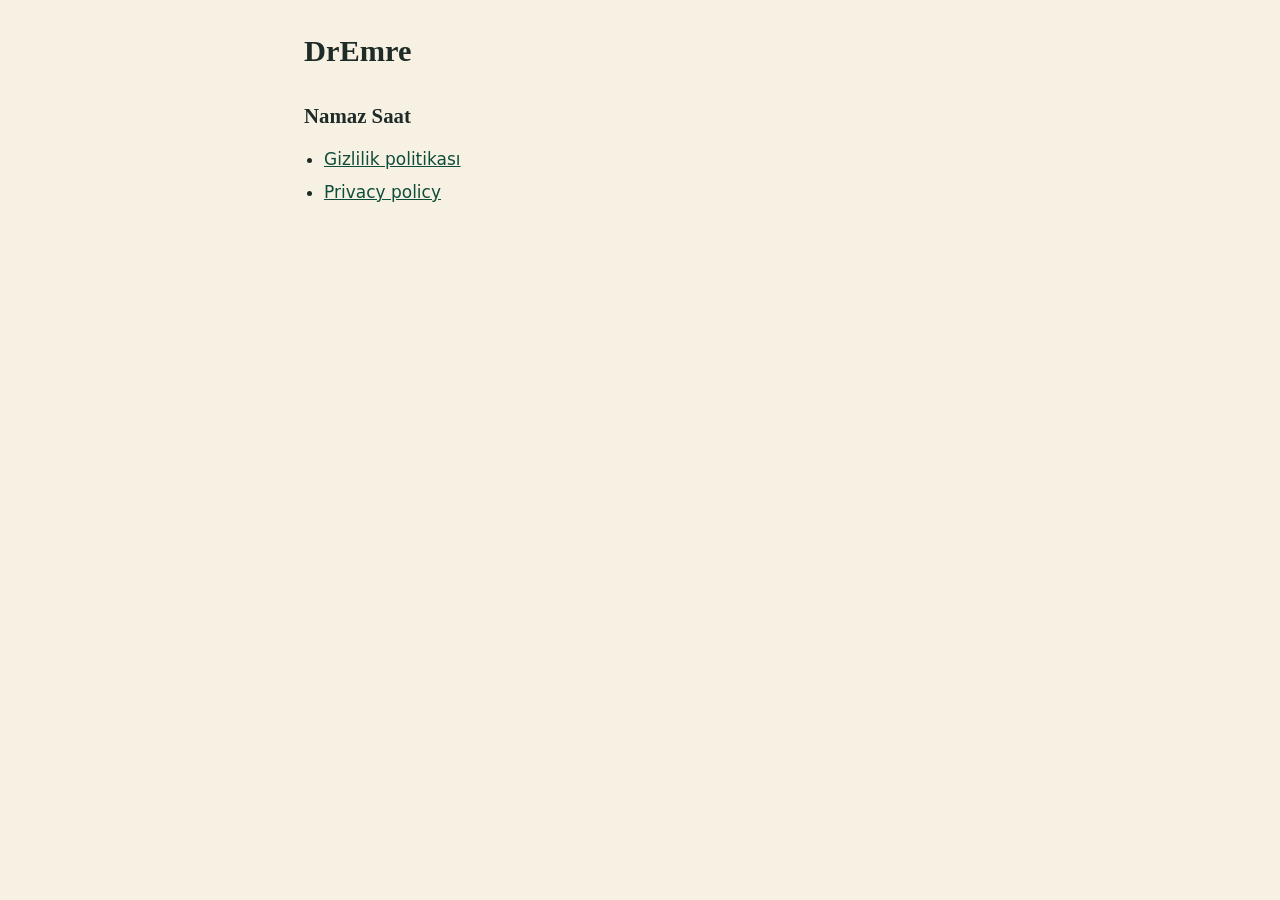
<file: index.html>
<!doctype html>
<html lang="tr">
<head>
<meta charset="utf-8">
<meta name="viewport" content="width=device-width, initial-scale=1">
<title>DrEmre</title>
<link rel="stylesheet" href="namazsaat/policy.css">
</head>
<body>
<main>
<h1>DrEmre</h1>
<h2>Namaz Saat</h2>
<ul>
<li><a href="namazsaat/gizlilik/">Gizlilik politikası</a></li>
<li><a href="namazsaat/privacy/" lang="en">Privacy policy</a></li>
</ul>
</main>
</body>
</html>
</file>
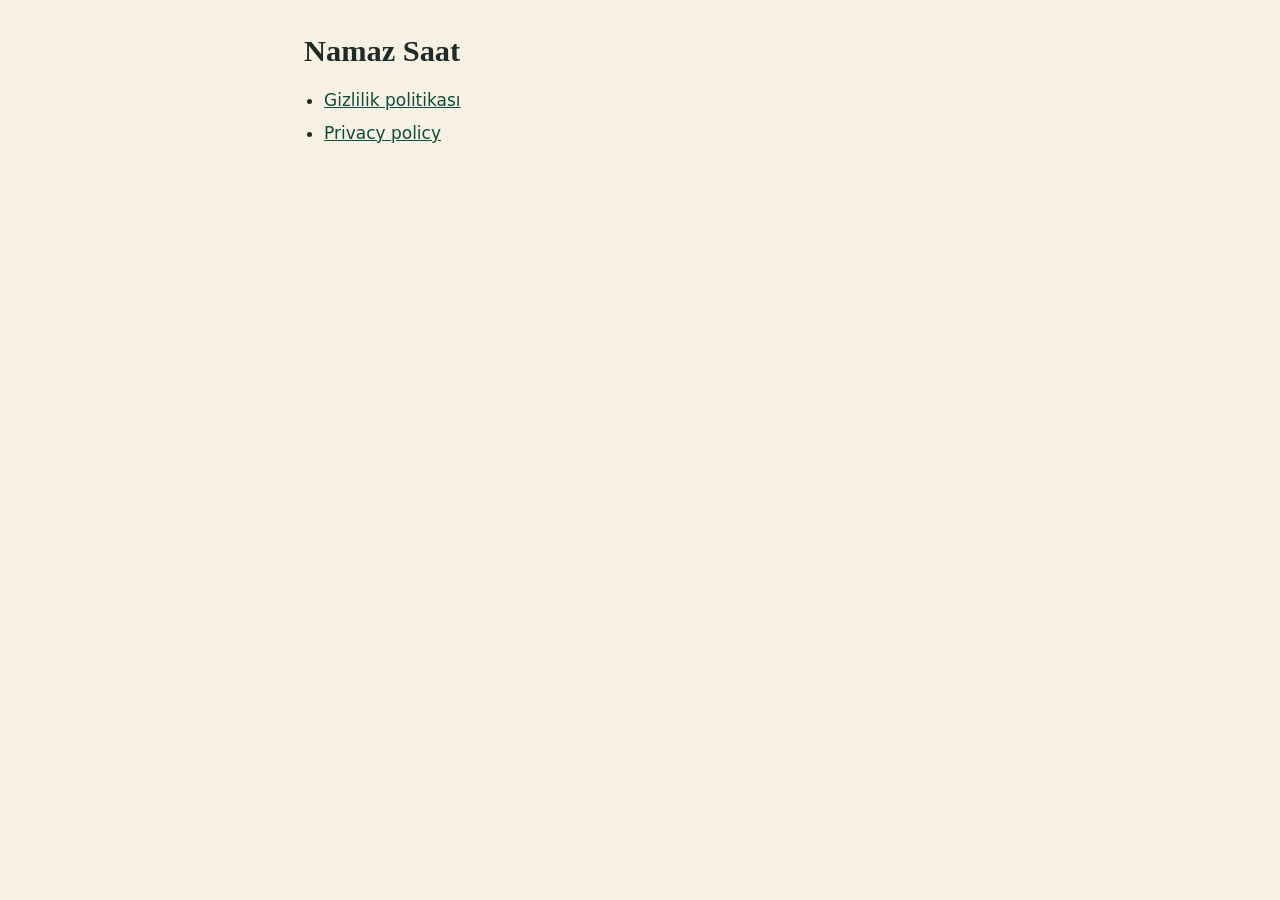
<file: namazsaat/index.html>
<!doctype html>
<html lang="tr">
<head>
<meta charset="utf-8">
<meta name="viewport" content="width=device-width, initial-scale=1">
<title>Namaz Saat</title>
<link rel="stylesheet" href="policy.css">
</head>
<body>
<main>
<h1>Namaz Saat</h1>
<ul>
<li><a href="gizlilik/">Gizlilik politikası</a></li>
<li><a href="privacy/" lang="en">Privacy policy</a></li>
</ul>
</main>
</body>
</html>
</file>
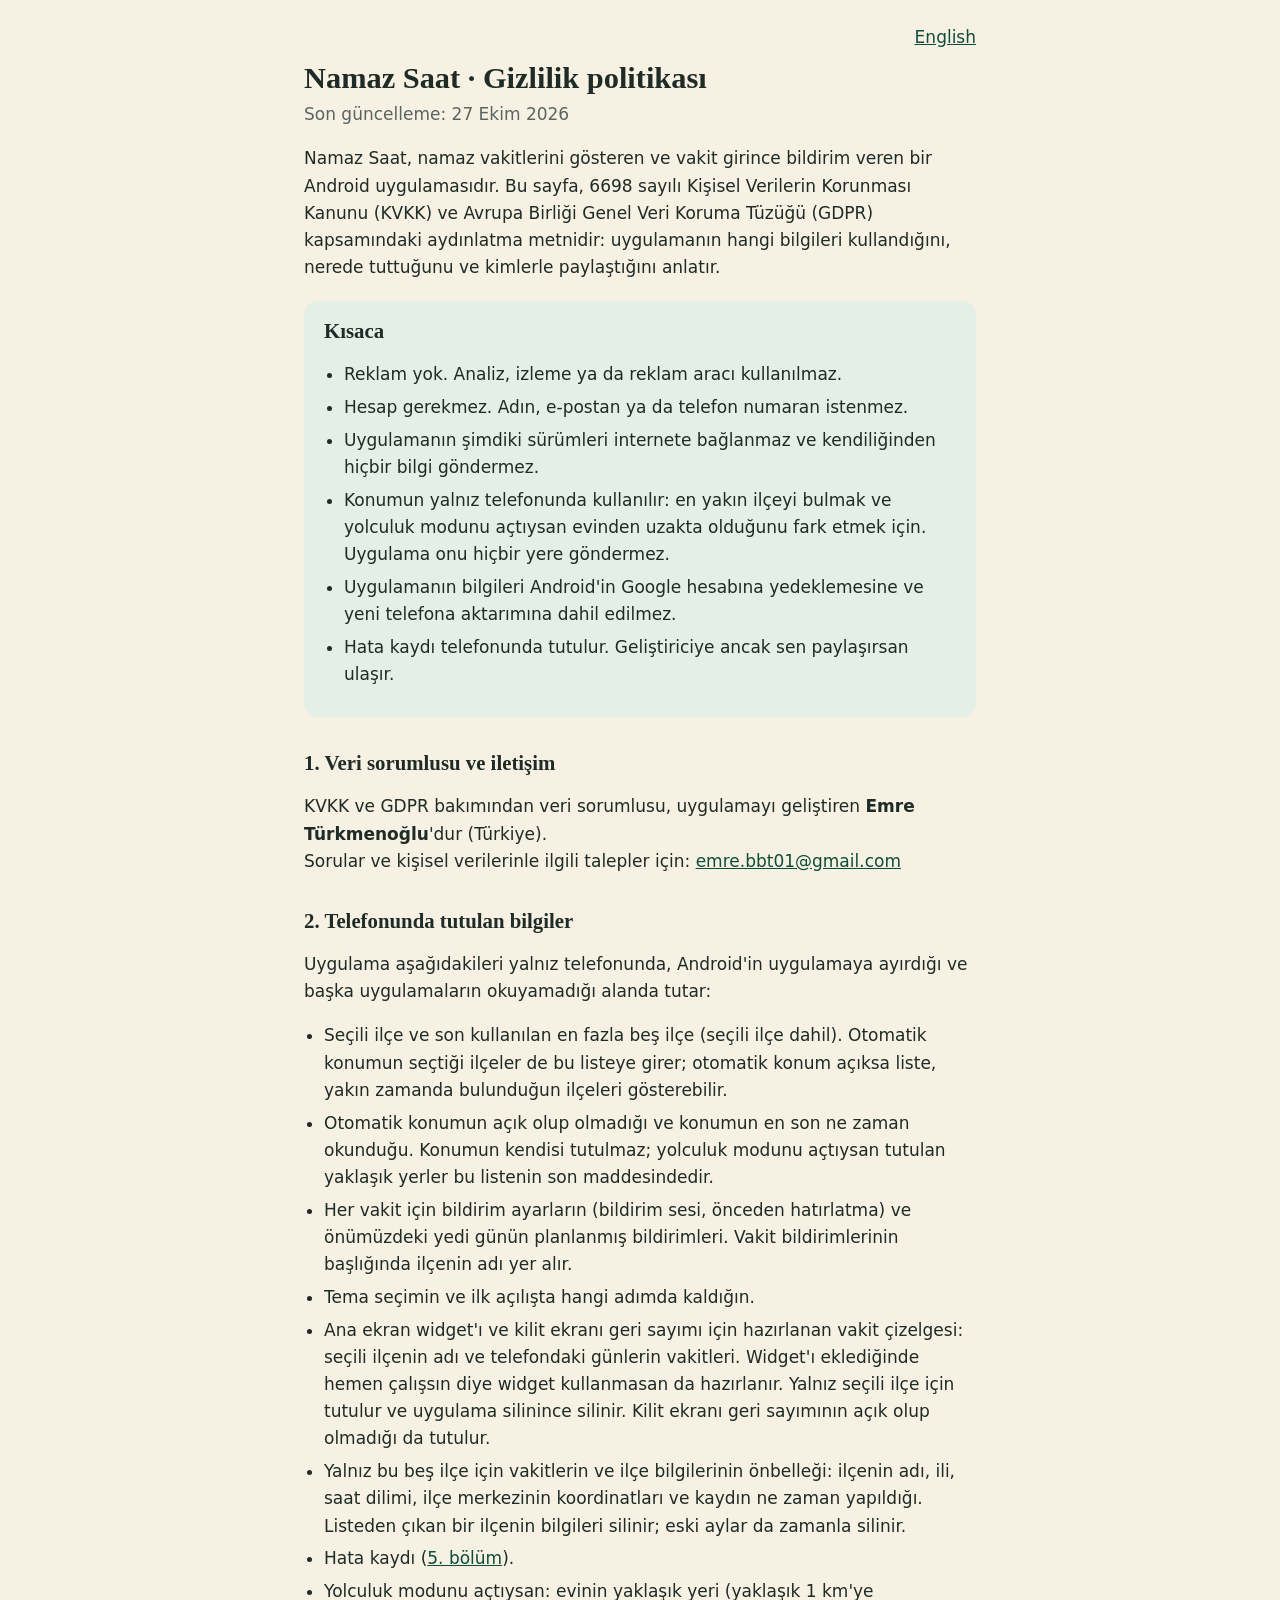
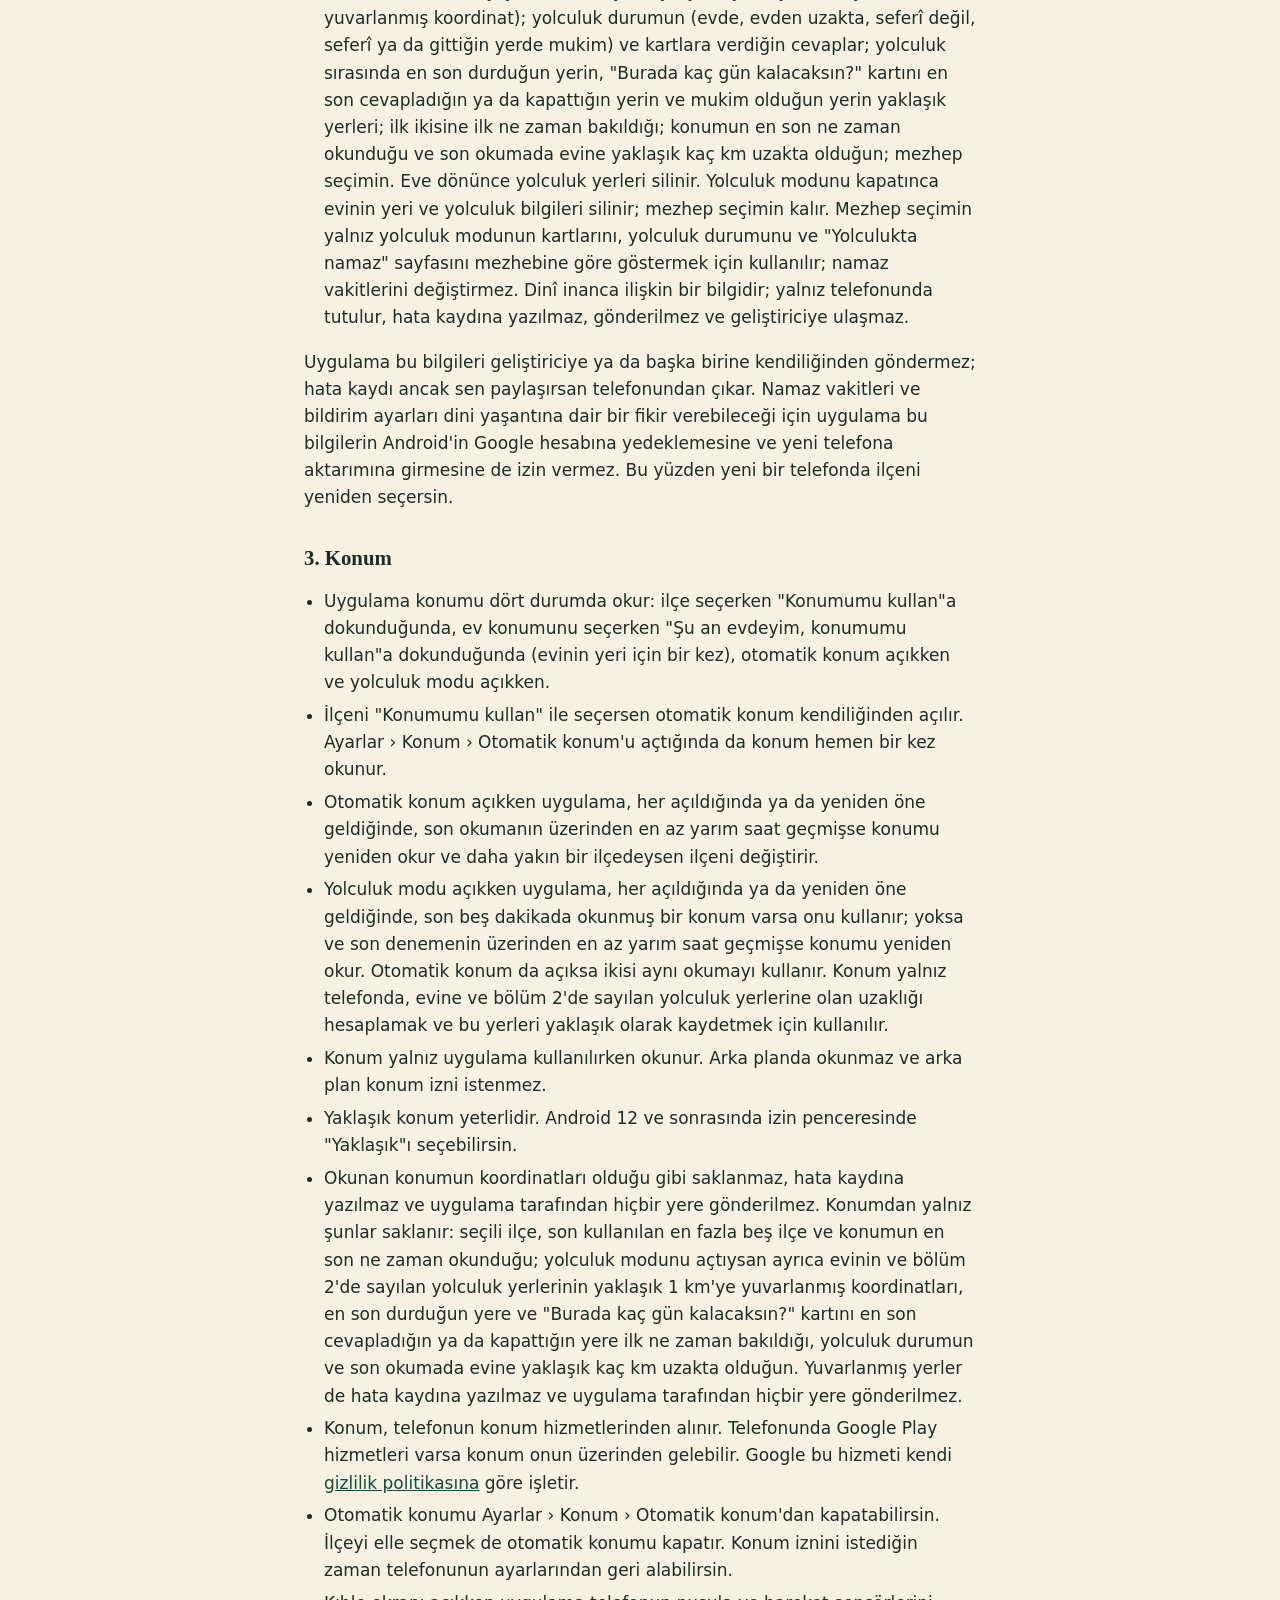
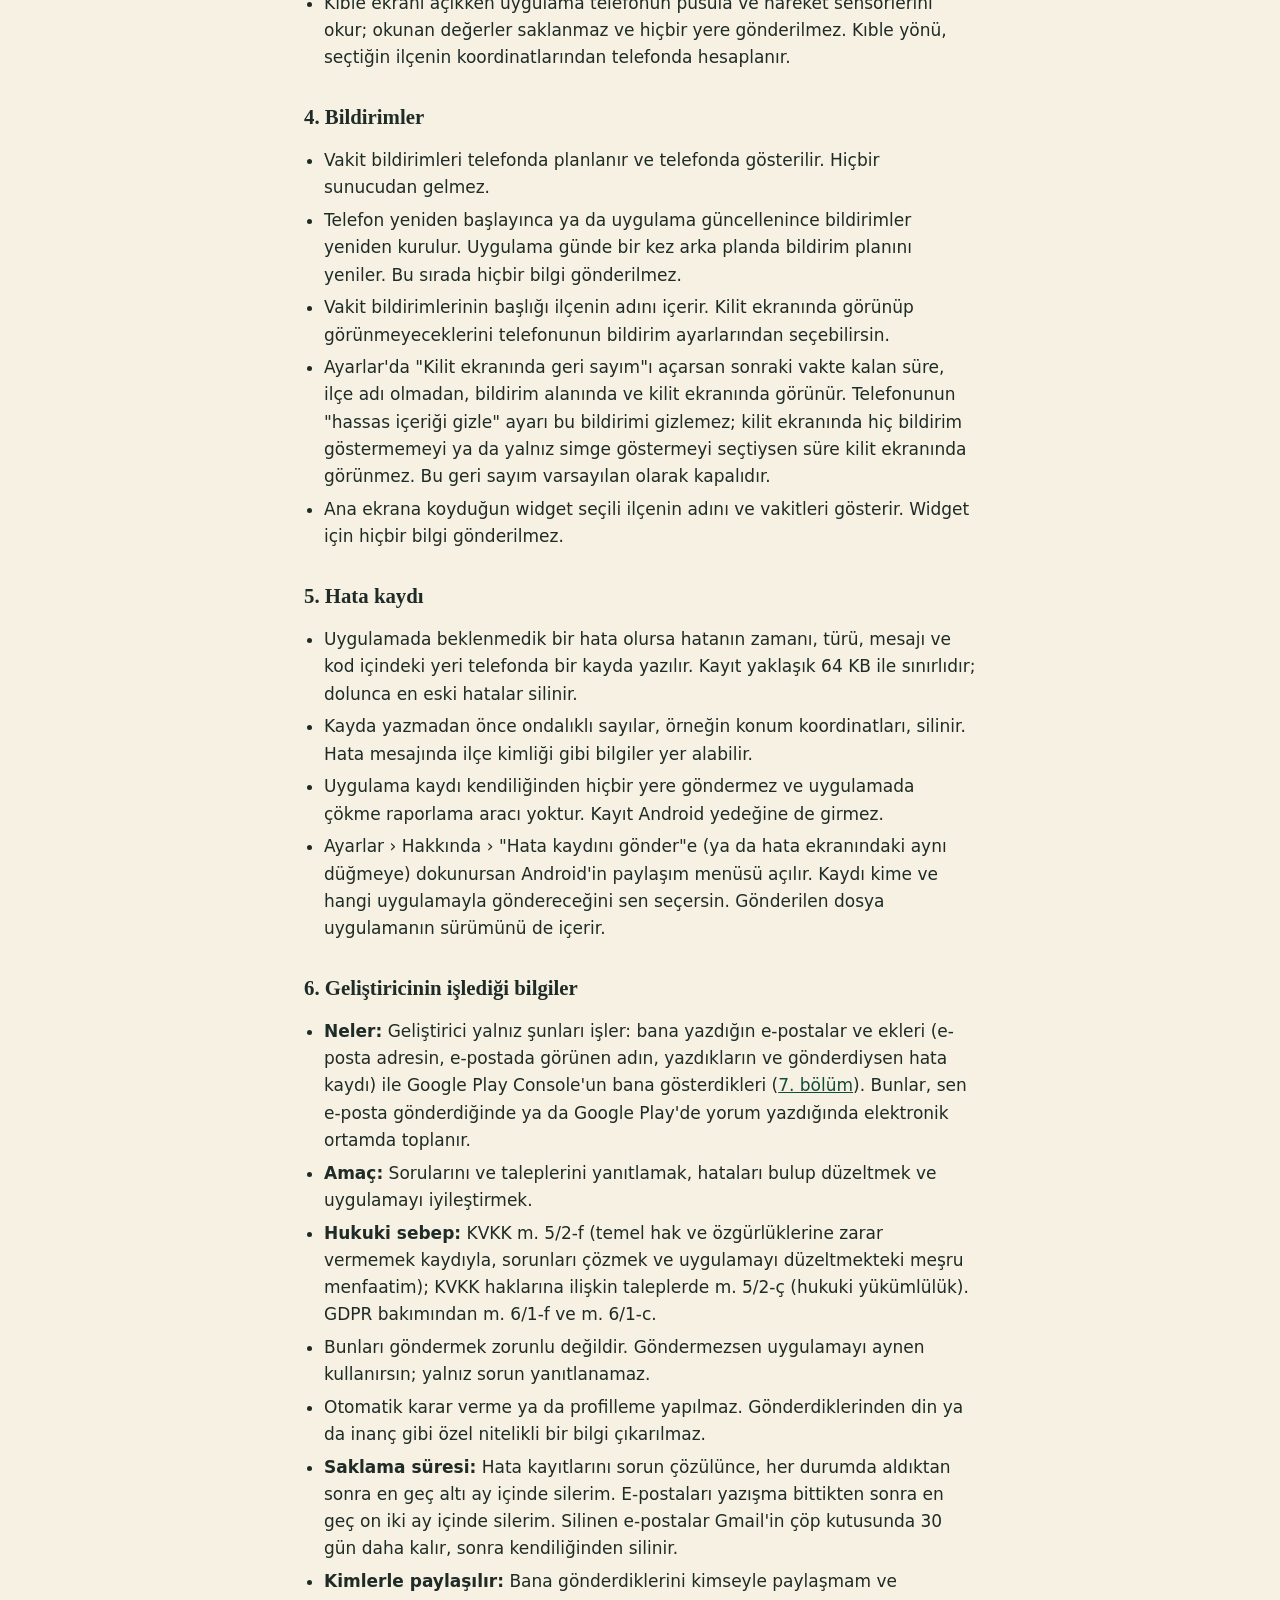
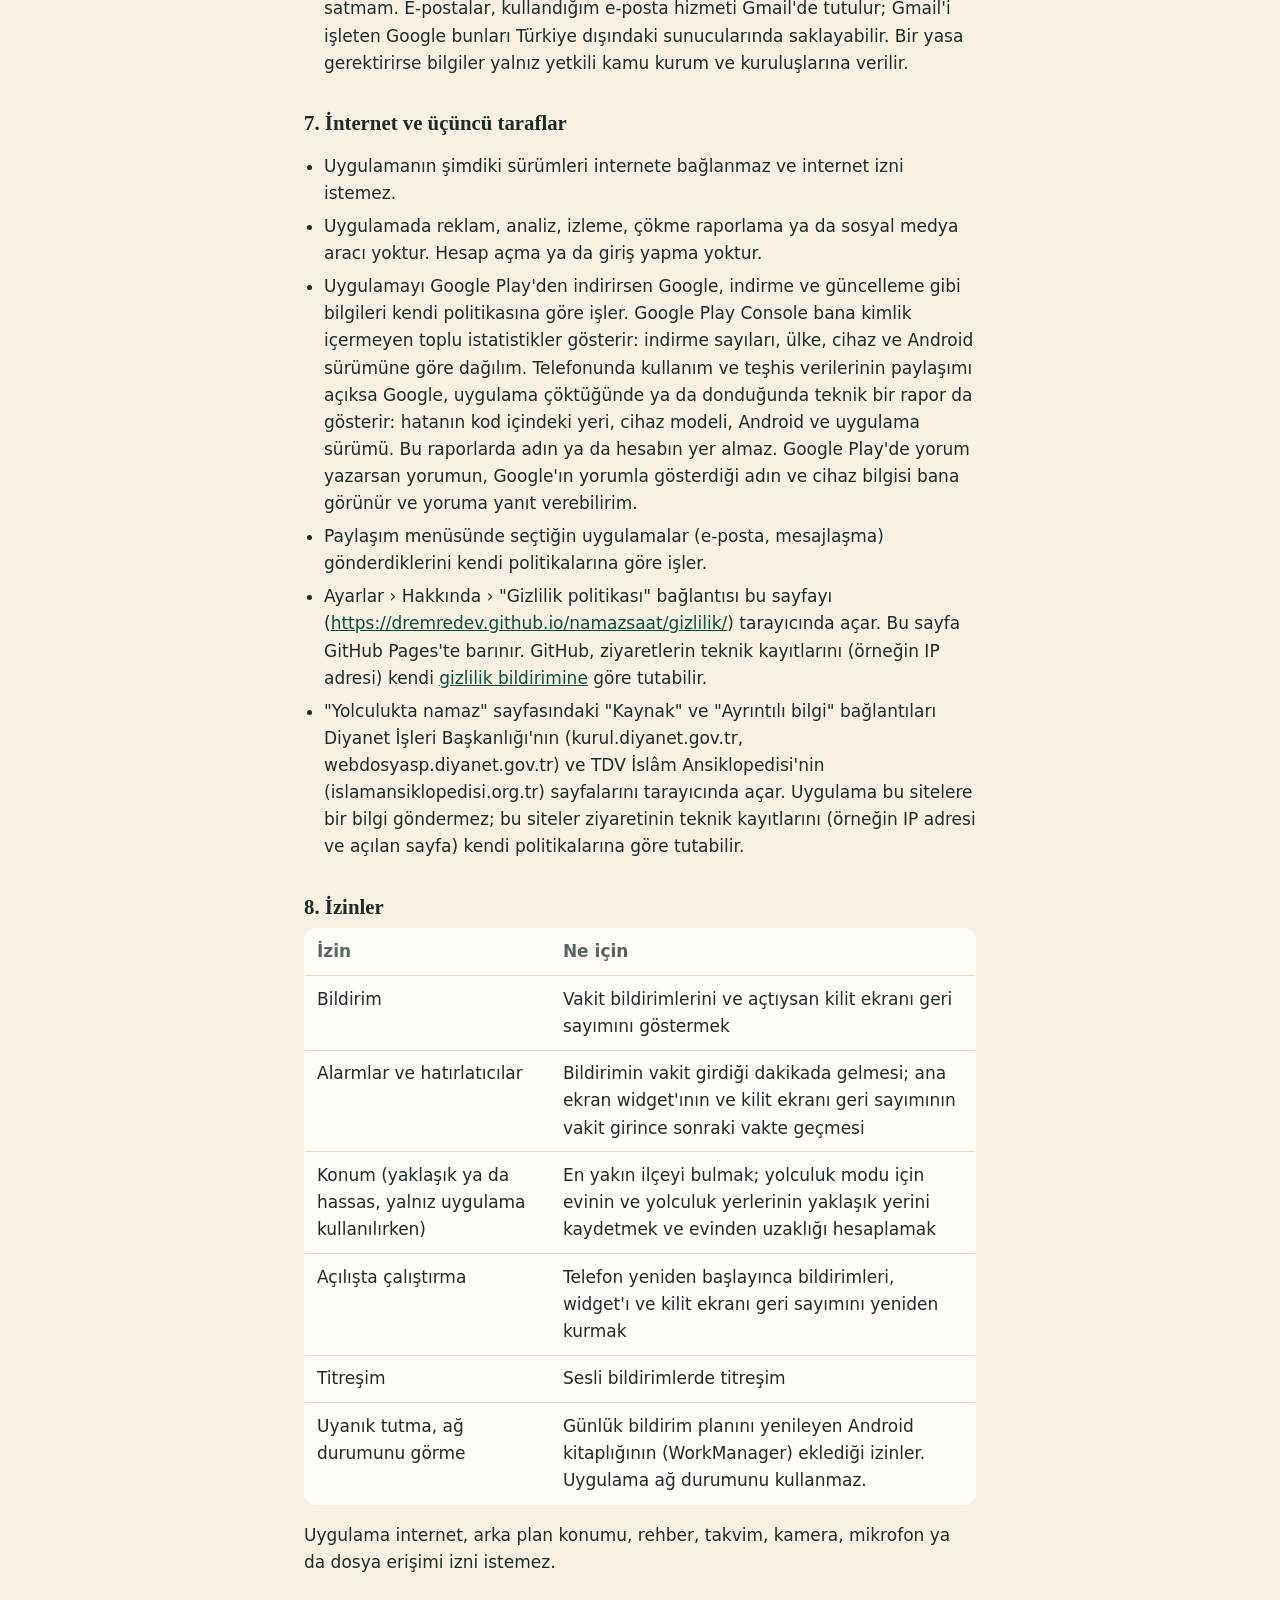
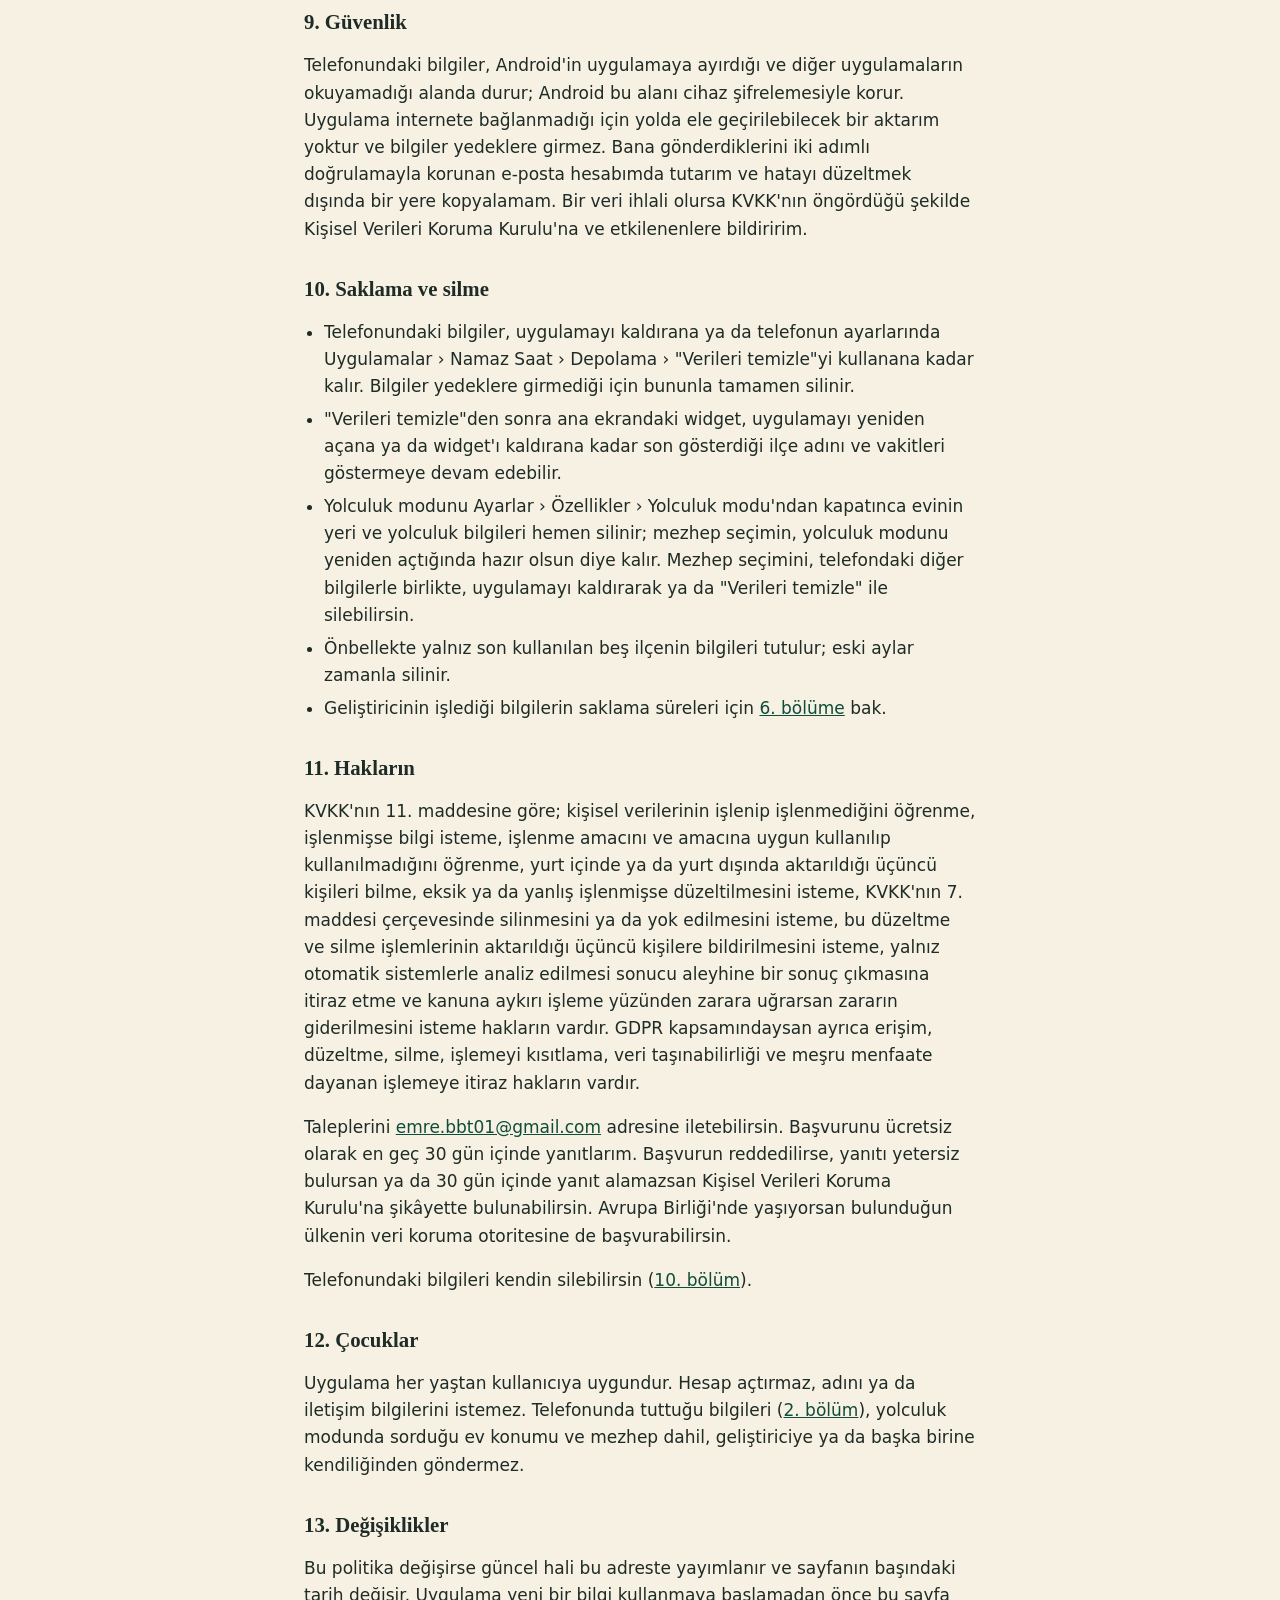
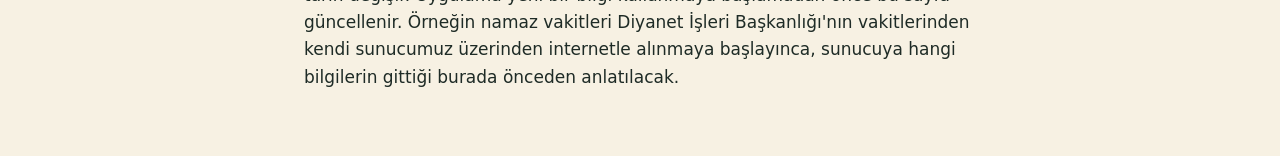
<file: namazsaat/gizlilik/index.html>
<!doctype html>
<html lang="tr">
<head>
<meta charset="utf-8">
<meta name="viewport" content="width=device-width, initial-scale=1">
<title>Namaz Saat · Gizlilik politikası</title>
<meta name="description" content="Namaz Saat uygulamasının hangi bilgileri kullandığı, nerede tuttuğu ve kimlerle paylaştığı.">
<link rel="alternate" hreflang="en" href="../privacy/">
<link rel="stylesheet" href="../policy.css">
</head>
<body>
<main>
<p class="lang"><a href="../privacy/" hreflang="en" lang="en">English</a></p>

<h1>Namaz Saat · Gizlilik politikası</h1>
<p class="updated">Son güncelleme: 27 Ekim 2026</p>

<p>Namaz Saat, namaz vakitlerini gösteren ve vakit girince bildirim veren bir Android uygulamasıdır. Bu sayfa, 6698 sayılı Kişisel Verilerin Korunması Kanunu (KVKK) ve Avrupa Birliği Genel Veri Koruma Tüzüğü (GDPR) kapsamındaki aydınlatma metnidir: uygulamanın hangi bilgileri kullandığını, nerede tuttuğunu ve kimlerle paylaştığını anlatır.</p>

<section class="summary" aria-labelledby="kisaca">
<h2 id="kisaca">Kısaca</h2>
<ul>
<li>Reklam yok. Analiz, izleme ya da reklam aracı kullanılmaz.</li>
<li>Hesap gerekmez. Adın, e-postan ya da telefon numaran istenmez.</li>
<li>Uygulamanın şimdiki sürümleri internete bağlanmaz ve kendiliğinden hiçbir bilgi göndermez.</li>
<li>Konumun yalnız telefonunda kullanılır: en yakın ilçeyi bulmak ve yolculuk modunu açtıysan evinden uzakta olduğunu fark etmek için. Uygulama onu hiçbir yere göndermez.</li>
<li>Uygulamanın bilgileri Android'in Google hesabına yedeklemesine ve yeni telefona aktarımına dahil edilmez.</li>
<li>Hata kaydı telefonunda tutulur. Geliştiriciye ancak sen paylaşırsan ulaşır.</li>
</ul>
</section>

<h2 id="sorumlu">1. Veri sorumlusu ve iletişim</h2>
<p>KVKK ve GDPR bakımından veri sorumlusu, uygulamayı geliştiren <strong>Emre Türkmenoğlu</strong>'dur (Türkiye).<br>
Sorular ve kişisel verilerinle ilgili talepler için: <a href="mailto:emre.bbt01@gmail.com">emre.bbt01@gmail.com</a></p>

<h2 id="telefonda">2. Telefonunda tutulan bilgiler</h2>
<p>Uygulama aşağıdakileri yalnız telefonunda, Android'in uygulamaya ayırdığı ve başka uygulamaların okuyamadığı alanda tutar:</p>
<ul>
<li>Seçili ilçe ve son kullanılan en fazla beş ilçe (seçili ilçe dahil). Otomatik konumun seçtiği ilçeler de bu listeye girer; otomatik konum açıksa liste, yakın zamanda bulunduğun ilçeleri gösterebilir.</li>
<li>Otomatik konumun açık olup olmadığı ve konumun en son ne zaman okunduğu. Konumun kendisi tutulmaz; yolculuk modunu açtıysan tutulan yaklaşık yerler bu listenin son maddesindedir.</li>
<li>Her vakit için bildirim ayarların (bildirim sesi, önceden hatırlatma) ve önümüzdeki yedi günün planlanmış bildirimleri. Vakit bildirimlerinin başlığında ilçenin adı yer alır.</li>
<li>Tema seçimin ve ilk açılışta hangi adımda kaldığın.</li>
<li>Ana ekran widget'ı ve kilit ekranı geri sayımı için hazırlanan vakit çizelgesi: seçili ilçenin adı ve telefondaki günlerin vakitleri. Widget'ı eklediğinde hemen çalışsın diye widget kullanmasan da hazırlanır. Yalnız seçili ilçe için tutulur ve uygulama silinince silinir. Kilit ekranı geri sayımının açık olup olmadığı da tutulur.</li>
<li>Yalnız bu beş ilçe için vakitlerin ve ilçe bilgilerinin önbelleği: ilçenin adı, ili, saat dilimi, ilçe merkezinin koordinatları ve kaydın ne zaman yapıldığı. Listeden çıkan bir ilçenin bilgileri silinir; eski aylar da zamanla silinir.</li>
<li>Hata kaydı (<a href="#hata">5. bölüm</a>).</li>
<li>Yolculuk modunu açtıysan: evinin yaklaşık yeri (yaklaşık 1 km'ye yuvarlanmış koordinat); yolculuk durumun (evde, evden uzakta, seferî değil, seferî ya da gittiğin yerde mukim) ve kartlara verdiğin cevaplar; yolculuk sırasında en son durduğun yerin, "Burada kaç gün kalacaksın?" kartını en son cevapladığın ya da kapattığın yerin ve mukim olduğun yerin yaklaşık yerleri; ilk ikisine ilk ne zaman bakıldığı; konumun en son ne zaman okunduğu ve son okumada evine yaklaşık kaç km uzakta olduğun; mezhep seçimin. Eve dönünce yolculuk yerleri silinir. Yolculuk modunu kapatınca evinin yeri ve yolculuk bilgileri silinir; mezhep seçimin kalır. Mezhep seçimin yalnız yolculuk modunun kartlarını, yolculuk durumunu ve "Yolculukta namaz" sayfasını mezhebine göre göstermek için kullanılır; namaz vakitlerini değiştirmez. Dinî inanca ilişkin bir bilgidir; yalnız telefonunda tutulur, hata kaydına yazılmaz, gönderilmez ve geliştiriciye ulaşmaz.</li>
</ul>
<p>Uygulama bu bilgileri geliştiriciye ya da başka birine kendiliğinden göndermez; hata kaydı ancak sen paylaşırsan telefonundan çıkar. Namaz vakitleri ve bildirim ayarları dini yaşantına dair bir fikir verebileceği için uygulama bu bilgilerin Android'in Google hesabına yedeklemesine ve yeni telefona aktarımına girmesine de izin vermez. Bu yüzden yeni bir telefonda ilçeni yeniden seçersin.</p>

<h2 id="konum">3. Konum</h2>
<ul>
<li>Uygulama konumu dört durumda okur: ilçe seçerken "Konumumu kullan"a dokunduğunda, ev konumunu seçerken "Şu an evdeyim, konumumu kullan"a dokunduğunda (evinin yeri için bir kez), otomatik konum açıkken ve yolculuk modu açıkken.</li>
<li>İlçeni "Konumumu kullan" ile seçersen otomatik konum kendiliğinden açılır. Ayarlar › Konum › Otomatik konum'u açtığında da konum hemen bir kez okunur.</li>
<li>Otomatik konum açıkken uygulama, her açıldığında ya da yeniden öne geldiğinde, son okumanın üzerinden en az yarım saat geçmişse konumu yeniden okur ve daha yakın bir ilçedeysen ilçeni değiştirir.</li>
<li>Yolculuk modu açıkken uygulama, her açıldığında ya da yeniden öne geldiğinde, son beş dakikada okunmuş bir konum varsa onu kullanır; yoksa ve son denemenin üzerinden en az yarım saat geçmişse konumu yeniden okur. Otomatik konum da açıksa ikisi aynı okumayı kullanır. Konum yalnız telefonda, evine ve bölüm 2'de sayılan yolculuk yerlerine olan uzaklığı hesaplamak ve bu yerleri yaklaşık olarak kaydetmek için kullanılır.</li>
<li>Konum yalnız uygulama kullanılırken okunur. Arka planda okunmaz ve arka plan konum izni istenmez.</li>
<li>Yaklaşık konum yeterlidir. Android 12 ve sonrasında izin penceresinde "Yaklaşık"ı seçebilirsin.</li>
<li>Okunan konumun koordinatları olduğu gibi saklanmaz, hata kaydına yazılmaz ve uygulama tarafından hiçbir yere gönderilmez. Konumdan yalnız şunlar saklanır: seçili ilçe, son kullanılan en fazla beş ilçe ve konumun en son ne zaman okunduğu; yolculuk modunu açtıysan ayrıca evinin ve bölüm 2'de sayılan yolculuk yerlerinin yaklaşık 1 km'ye yuvarlanmış koordinatları, en son durduğun yere ve "Burada kaç gün kalacaksın?" kartını en son cevapladığın ya da kapattığın yere ilk ne zaman bakıldığı, yolculuk durumun ve son okumada evine yaklaşık kaç km uzakta olduğun. Yuvarlanmış yerler de hata kaydına yazılmaz ve uygulama tarafından hiçbir yere gönderilmez.</li>
<li>Konum, telefonun konum hizmetlerinden alınır. Telefonunda Google Play hizmetleri varsa konum onun üzerinden gelebilir. Google bu hizmeti kendi <a href="https://policies.google.com/privacy?hl=tr">gizlilik politikasına</a> göre işletir.</li>
<li>Otomatik konumu Ayarlar › Konum › Otomatik konum'dan kapatabilirsin. İlçeyi elle seçmek de otomatik konumu kapatır. Konum iznini istediğin zaman telefonunun ayarlarından geri alabilirsin.</li>
<li>Kıble ekranı açıkken uygulama telefonun pusula ve hareket sensörlerini okur; okunan değerler saklanmaz ve hiçbir yere gönderilmez. Kıble yönü, seçtiğin ilçenin koordinatlarından telefonda hesaplanır.</li>
</ul>

<h2 id="bildirimler">4. Bildirimler</h2>
<ul>
<li>Vakit bildirimleri telefonda planlanır ve telefonda gösterilir. Hiçbir sunucudan gelmez.</li>
<li>Telefon yeniden başlayınca ya da uygulama güncellenince bildirimler yeniden kurulur. Uygulama günde bir kez arka planda bildirim planını yeniler. Bu sırada hiçbir bilgi gönderilmez.</li>
<li>Vakit bildirimlerinin başlığı ilçenin adını içerir. Kilit ekranında görünüp görünmeyeceklerini telefonunun bildirim ayarlarından seçebilirsin.</li>
<li>Ayarlar'da "Kilit ekranında geri sayım"ı açarsan sonraki vakte kalan süre, ilçe adı olmadan, bildirim alanında ve kilit ekranında görünür. Telefonunun "hassas içeriği gizle" ayarı bu bildirimi gizlemez; kilit ekranında hiç bildirim göstermemeyi ya da yalnız simge göstermeyi seçtiysen süre kilit ekranında görünmez. Bu geri sayım varsayılan olarak kapalıdır.</li>
<li>Ana ekrana koyduğun widget seçili ilçenin adını ve vakitleri gösterir. Widget için hiçbir bilgi gönderilmez.</li>
</ul>

<h2 id="hata">5. Hata kaydı</h2>
<ul>
<li>Uygulamada beklenmedik bir hata olursa hatanın zamanı, türü, mesajı ve kod içindeki yeri telefonda bir kayda yazılır. Kayıt yaklaşık 64 KB ile sınırlıdır; dolunca en eski hatalar silinir.</li>
<li>Kayda yazmadan önce ondalıklı sayılar, örneğin konum koordinatları, silinir. Hata mesajında ilçe kimliği gibi bilgiler yer alabilir.</li>
<li>Uygulama kaydı kendiliğinden hiçbir yere göndermez ve uygulamada çökme raporlama aracı yoktur. Kayıt Android yedeğine de girmez.</li>
<li>Ayarlar › Hakkında › "Hata kaydını gönder"e (ya da hata ekranındaki aynı düğmeye) dokunursan Android'in paylaşım menüsü açılır. Kaydı kime ve hangi uygulamayla göndereceğini sen seçersin. Gönderilen dosya uygulamanın sürümünü de içerir.</li>
</ul>

<h2 id="gelistirici">6. Geliştiricinin işlediği bilgiler</h2>
<ul>
<li><strong>Neler:</strong> Geliştirici yalnız şunları işler: bana yazdığın e-postalar ve ekleri (e-posta adresin, e-postada görünen adın, yazdıkların ve gönderdiysen hata kaydı) ile Google Play Console'un bana gösterdikleri (<a href="#ucuncu">7. bölüm</a>). Bunlar, sen e-posta gönderdiğinde ya da Google Play'de yorum yazdığında elektronik ortamda toplanır.</li>
<li><strong>Amaç:</strong> Sorularını ve taleplerini yanıtlamak, hataları bulup düzeltmek ve uygulamayı iyileştirmek.</li>
<li><strong>Hukuki sebep:</strong> KVKK m. 5/2-f (temel hak ve özgürlüklerine zarar vermemek kaydıyla, sorunları çözmek ve uygulamayı düzeltmekteki meşru menfaatim); KVKK haklarına ilişkin taleplerde m. 5/2-ç (hukuki yükümlülük). GDPR bakımından m. 6/1-f ve m. 6/1-c.</li>
<li>Bunları göndermek zorunlu değildir. Göndermezsen uygulamayı aynen kullanırsın; yalnız sorun yanıtlanamaz.</li>
<li>Otomatik karar verme ya da profilleme yapılmaz. Gönderdiklerinden din ya da inanç gibi özel nitelikli bir bilgi çıkarılmaz.</li>
<li><strong>Saklama süresi:</strong> Hata kayıtlarını sorun çözülünce, her durumda aldıktan sonra en geç altı ay içinde silerim. E-postaları yazışma bittikten sonra en geç on iki ay içinde silerim. Silinen e-postalar Gmail'in çöp kutusunda 30 gün daha kalır, sonra kendiliğinden silinir.</li>
<li><strong>Kimlerle paylaşılır:</strong> Bana gönderdiklerini kimseyle paylaşmam ve satmam. E-postalar, kullandığım e-posta hizmeti Gmail'de tutulur; Gmail'i işleten Google bunları Türkiye dışındaki sunucularında saklayabilir. Bir yasa gerektirirse bilgiler yalnız yetkili kamu kurum ve kuruluşlarına verilir.</li>
</ul>

<h2 id="ucuncu">7. İnternet ve üçüncü taraflar</h2>
<ul>
<li>Uygulamanın şimdiki sürümleri internete bağlanmaz ve internet izni istemez.</li>
<li>Uygulamada reklam, analiz, izleme, çökme raporlama ya da sosyal medya aracı yoktur. Hesap açma ya da giriş yapma yoktur.</li>
<li>Uygulamayı Google Play'den indirirsen Google, indirme ve güncelleme gibi bilgileri kendi politikasına göre işler. Google Play Console bana kimlik içermeyen toplu istatistikler gösterir: indirme sayıları, ülke, cihaz ve Android sürümüne göre dağılım. Telefonunda kullanım ve teşhis verilerinin paylaşımı açıksa Google, uygulama çöktüğünde ya da donduğunda teknik bir rapor da gösterir: hatanın kod içindeki yeri, cihaz modeli, Android ve uygulama sürümü. Bu raporlarda adın ya da hesabın yer almaz. Google Play'de yorum yazarsan yorumun, Google'ın yorumla gösterdiği adın ve cihaz bilgisi bana görünür ve yoruma yanıt verebilirim.</li>
<li>Paylaşım menüsünde seçtiğin uygulamalar (e-posta, mesajlaşma) gönderdiklerini kendi politikalarına göre işler.</li>
<li>Ayarlar › Hakkında › "Gizlilik politikası" bağlantısı bu sayfayı (<a href="https://dremredev.github.io/namazsaat/gizlilik/">https://dremredev.github.io/namazsaat/gizlilik/</a>) tarayıcında açar. Bu sayfa GitHub Pages'te barınır. GitHub, ziyaretlerin teknik kayıtlarını (örneğin IP adresi) kendi <a href="https://docs.github.com/site-policy/privacy-policies/github-general-privacy-statement">gizlilik bildirimine</a> göre tutabilir.</li>
<li>"Yolculukta namaz" sayfasındaki "Kaynak" ve "Ayrıntılı bilgi" bağlantıları Diyanet İşleri Başkanlığı'nın (kurul.diyanet.gov.tr, webdosyasp.diyanet.gov.tr) ve TDV İslâm Ansiklopedisi'nin (islamansiklopedisi.org.tr) sayfalarını tarayıcında açar. Uygulama bu sitelere bir bilgi göndermez; bu siteler ziyaretinin teknik kayıtlarını (örneğin IP adresi ve açılan sayfa) kendi politikalarına göre tutabilir.</li>
</ul>

<h2 id="izinler">8. İzinler</h2>
<table>
<thead><tr><th scope="col">İzin</th><th scope="col">Ne için</th></tr></thead>
<tbody>
<tr><td>Bildirim</td><td>Vakit bildirimlerini ve açtıysan kilit ekranı geri sayımını göstermek</td></tr>
<tr><td>Alarmlar ve hatırlatıcılar</td><td>Bildirimin vakit girdiği dakikada gelmesi; ana ekran widget'ının ve kilit ekranı geri sayımının vakit girince sonraki vakte geçmesi</td></tr>
<tr><td>Konum (yaklaşık ya da hassas, yalnız uygulama kullanılırken)</td><td>En yakın ilçeyi bulmak; yolculuk modu için evinin ve yolculuk yerlerinin yaklaşık yerini kaydetmek ve evinden uzaklığı hesaplamak</td></tr>
<tr><td>Açılışta çalıştırma</td><td>Telefon yeniden başlayınca bildirimleri, widget'ı ve kilit ekranı geri sayımını yeniden kurmak</td></tr>
<tr><td>Titreşim</td><td>Sesli bildirimlerde titreşim</td></tr>
<tr><td>Uyanık tutma, ağ durumunu görme</td><td>Günlük bildirim planını yenileyen Android kitaplığının (WorkManager) eklediği izinler. Uygulama ağ durumunu kullanmaz.</td></tr>
</tbody>
</table>
<p>Uygulama internet, arka plan konumu, rehber, takvim, kamera, mikrofon ya da dosya erişimi izni istemez.</p>

<h2 id="guvenlik">9. Güvenlik</h2>
<p>Telefonundaki bilgiler, Android'in uygulamaya ayırdığı ve diğer uygulamaların okuyamadığı alanda durur; Android bu alanı cihaz şifrelemesiyle korur. Uygulama internete bağlanmadığı için yolda ele geçirilebilecek bir aktarım yoktur ve bilgiler yedeklere girmez. Bana gönderdiklerini iki adımlı doğrulamayla korunan e-posta hesabımda tutarım ve hatayı düzeltmek dışında bir yere kopyalamam. Bir veri ihlali olursa KVKK'nın öngördüğü şekilde Kişisel Verileri Koruma Kurulu'na ve etkilenenlere bildiririm.</p>

<h2 id="saklama">10. Saklama ve silme</h2>
<ul>
<li>Telefonundaki bilgiler, uygulamayı kaldırana ya da telefonun ayarlarında Uygulamalar › Namaz Saat › Depolama › "Verileri temizle"yi kullanana kadar kalır. Bilgiler yedeklere girmediği için bununla tamamen silinir.</li>
<li>"Verileri temizle"den sonra ana ekrandaki widget, uygulamayı yeniden açana ya da widget'ı kaldırana kadar son gösterdiği ilçe adını ve vakitleri göstermeye devam edebilir.</li>
<li>Yolculuk modunu Ayarlar › Özellikler › Yolculuk modu'ndan kapatınca evinin yeri ve yolculuk bilgileri hemen silinir; mezhep seçimin, yolculuk modunu yeniden açtığında hazır olsun diye kalır. Mezhep seçimini, telefondaki diğer bilgilerle birlikte, uygulamayı kaldırarak ya da "Verileri temizle" ile silebilirsin.</li>
<li>Önbellekte yalnız son kullanılan beş ilçenin bilgileri tutulur; eski aylar zamanla silinir.</li>
<li>Geliştiricinin işlediği bilgilerin saklama süreleri için <a href="#gelistirici">6. bölüme</a> bak.</li>
</ul>

<h2 id="haklar">11. Hakların</h2>
<p>KVKK'nın 11. maddesine göre; kişisel verilerinin işlenip işlenmediğini öğrenme, işlenmişse bilgi isteme, işlenme amacını ve amacına uygun kullanılıp kullanılmadığını öğrenme, yurt içinde ya da yurt dışında aktarıldığı üçüncü kişileri bilme, eksik ya da yanlış işlenmişse düzeltilmesini isteme, KVKK'nın 7. maddesi çerçevesinde silinmesini ya da yok edilmesini isteme, bu düzeltme ve silme işlemlerinin aktarıldığı üçüncü kişilere bildirilmesini isteme, yalnız otomatik sistemlerle analiz edilmesi sonucu aleyhine bir sonuç çıkmasına itiraz etme ve kanuna aykırı işleme yüzünden zarara uğrarsan zararın giderilmesini isteme hakların vardır. GDPR kapsamındaysan ayrıca erişim, düzeltme, silme, işlemeyi kısıtlama, veri taşınabilirliği ve meşru menfaate dayanan işlemeye itiraz hakların vardır.</p>
<p>Taleplerini <a href="mailto:emre.bbt01@gmail.com">emre.bbt01@gmail.com</a> adresine iletebilirsin. Başvurunu ücretsiz olarak en geç 30 gün içinde yanıtlarım. Başvurun reddedilirse, yanıtı yetersiz bulursan ya da 30 gün içinde yanıt alamazsan Kişisel Verileri Koruma Kurulu'na şikâyette bulunabilirsin. Avrupa Birliği'nde yaşıyorsan bulunduğun ülkenin veri koruma otoritesine de başvurabilirsin.</p>
<p>Telefonundaki bilgileri kendin silebilirsin (<a href="#saklama">10. bölüm</a>).</p>

<h2 id="cocuklar">12. Çocuklar</h2>
<p>Uygulama her yaştan kullanıcıya uygundur. Hesap açtırmaz, adını ya da iletişim bilgilerini istemez. Telefonunda tuttuğu bilgileri (<a href="#telefonda">2. bölüm</a>), yolculuk modunda sorduğu ev konumu ve mezhep dahil, geliştiriciye ya da başka birine kendiliğinden göndermez.</p>

<h2 id="degisiklikler">13. Değişiklikler</h2>
<p>Bu politika değişirse güncel hali bu adreste yayımlanır ve sayfanın başındaki tarih değişir. Uygulama yeni bir bilgi kullanmaya başlamadan önce bu sayfa güncellenir. Örneğin namaz vakitleri Diyanet İşleri Başkanlığı'nın vakitlerinden kendi sunucumuz üzerinden internetle alınmaya başlayınca, sunucuya hangi bilgilerin gittiği burada önceden anlatılacak.</p>
</main>
</body>
</html>
</file>
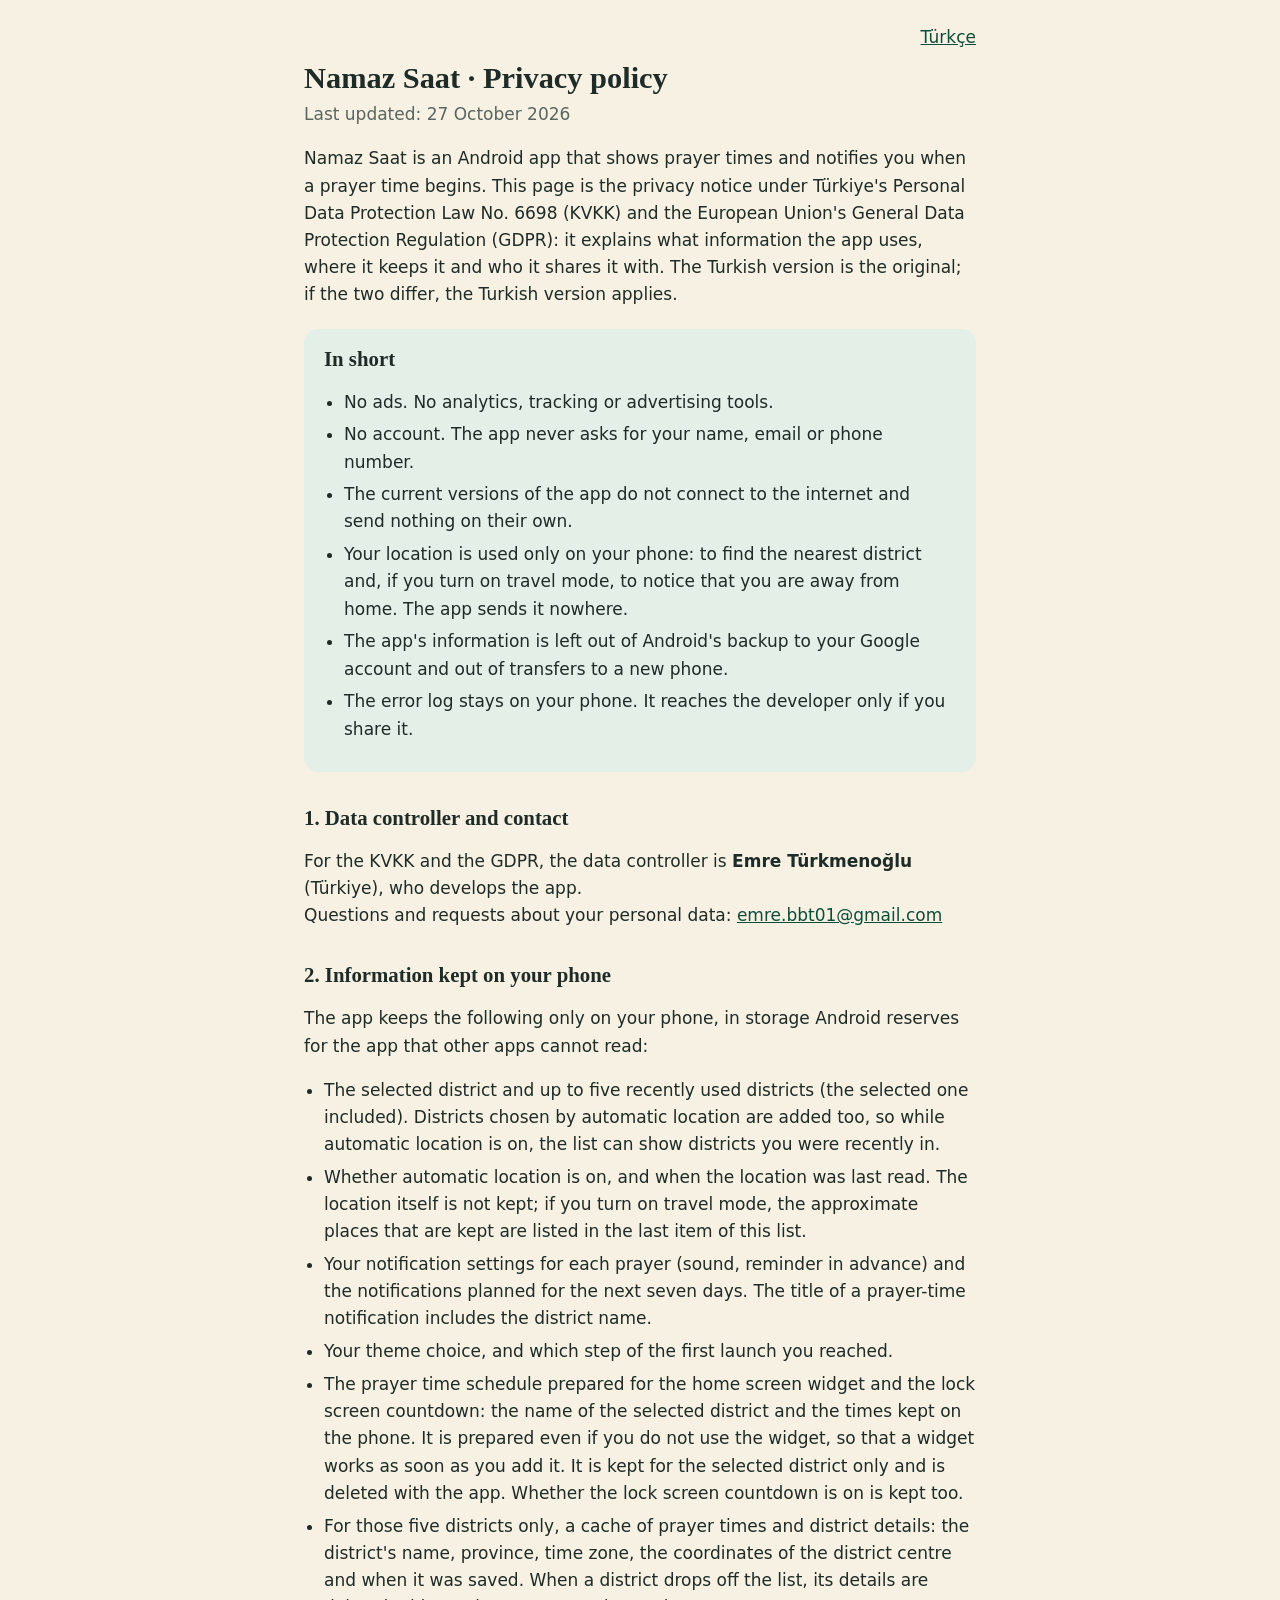
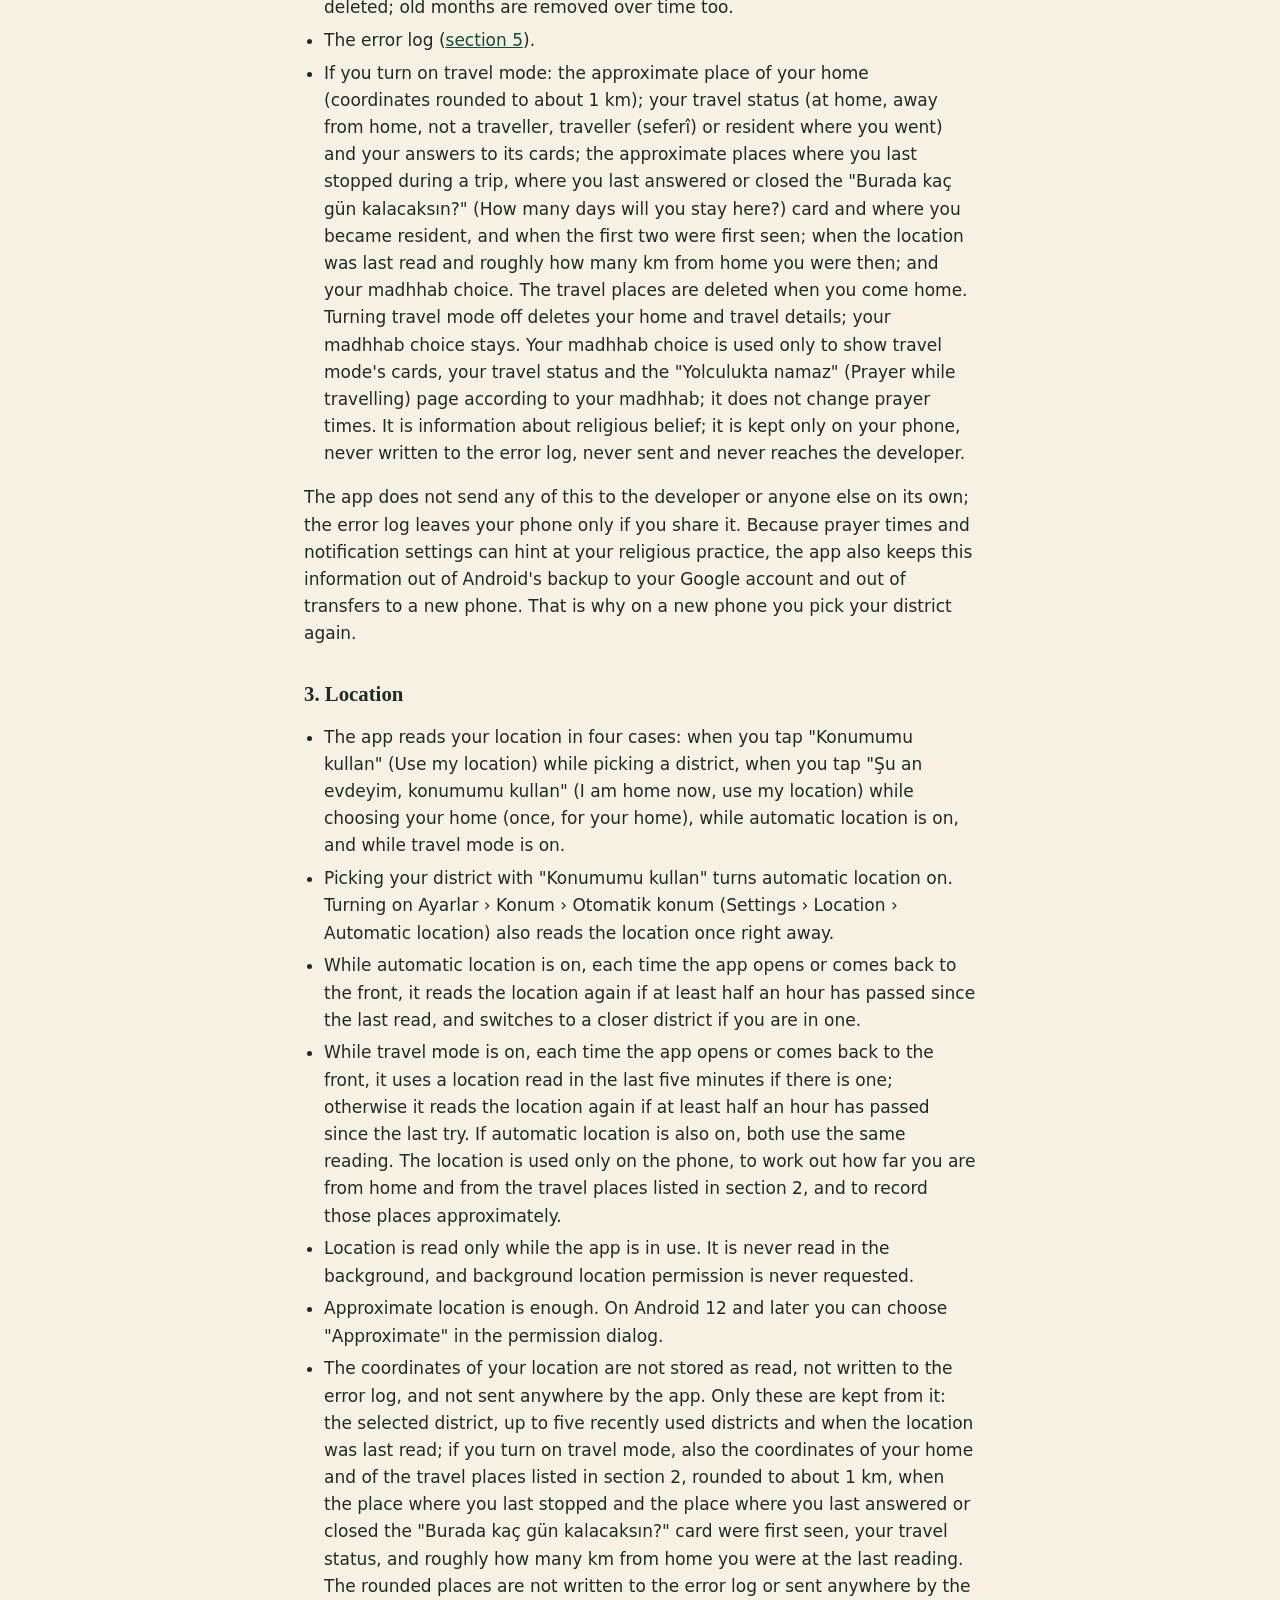
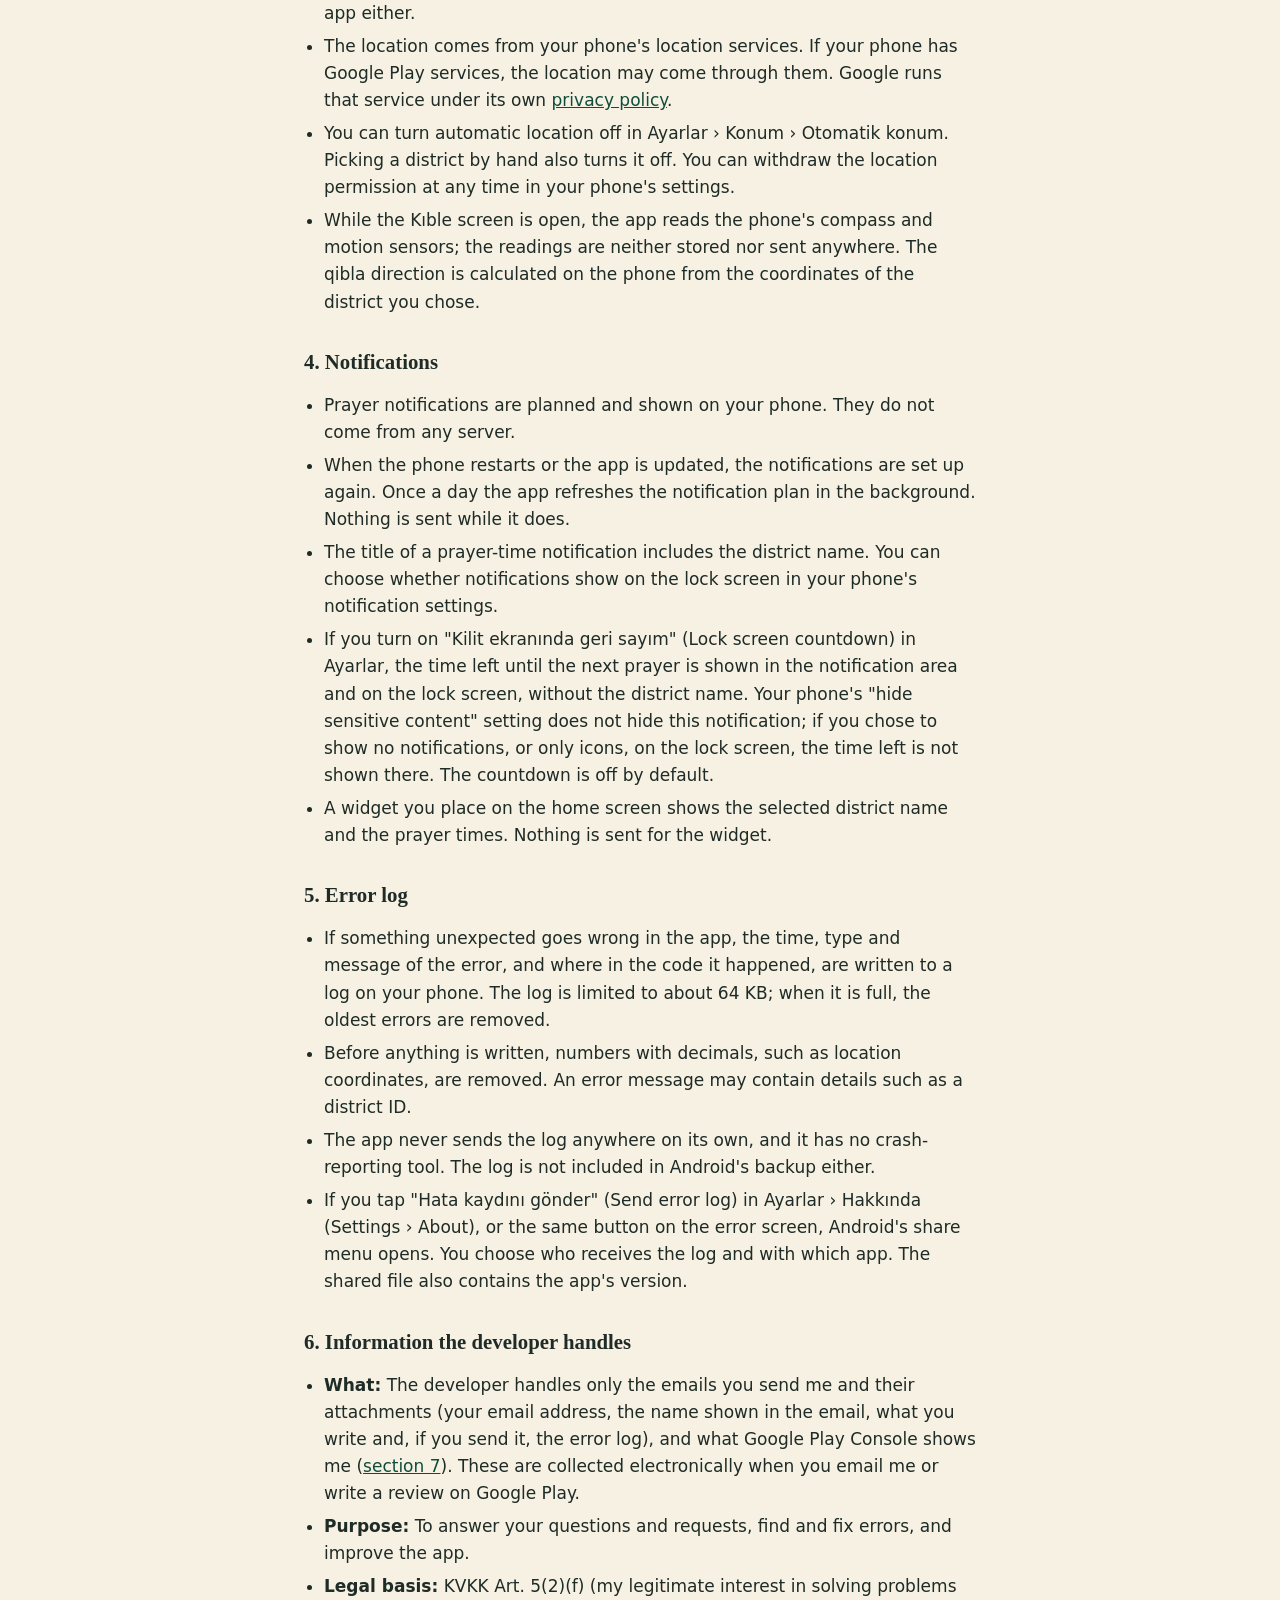
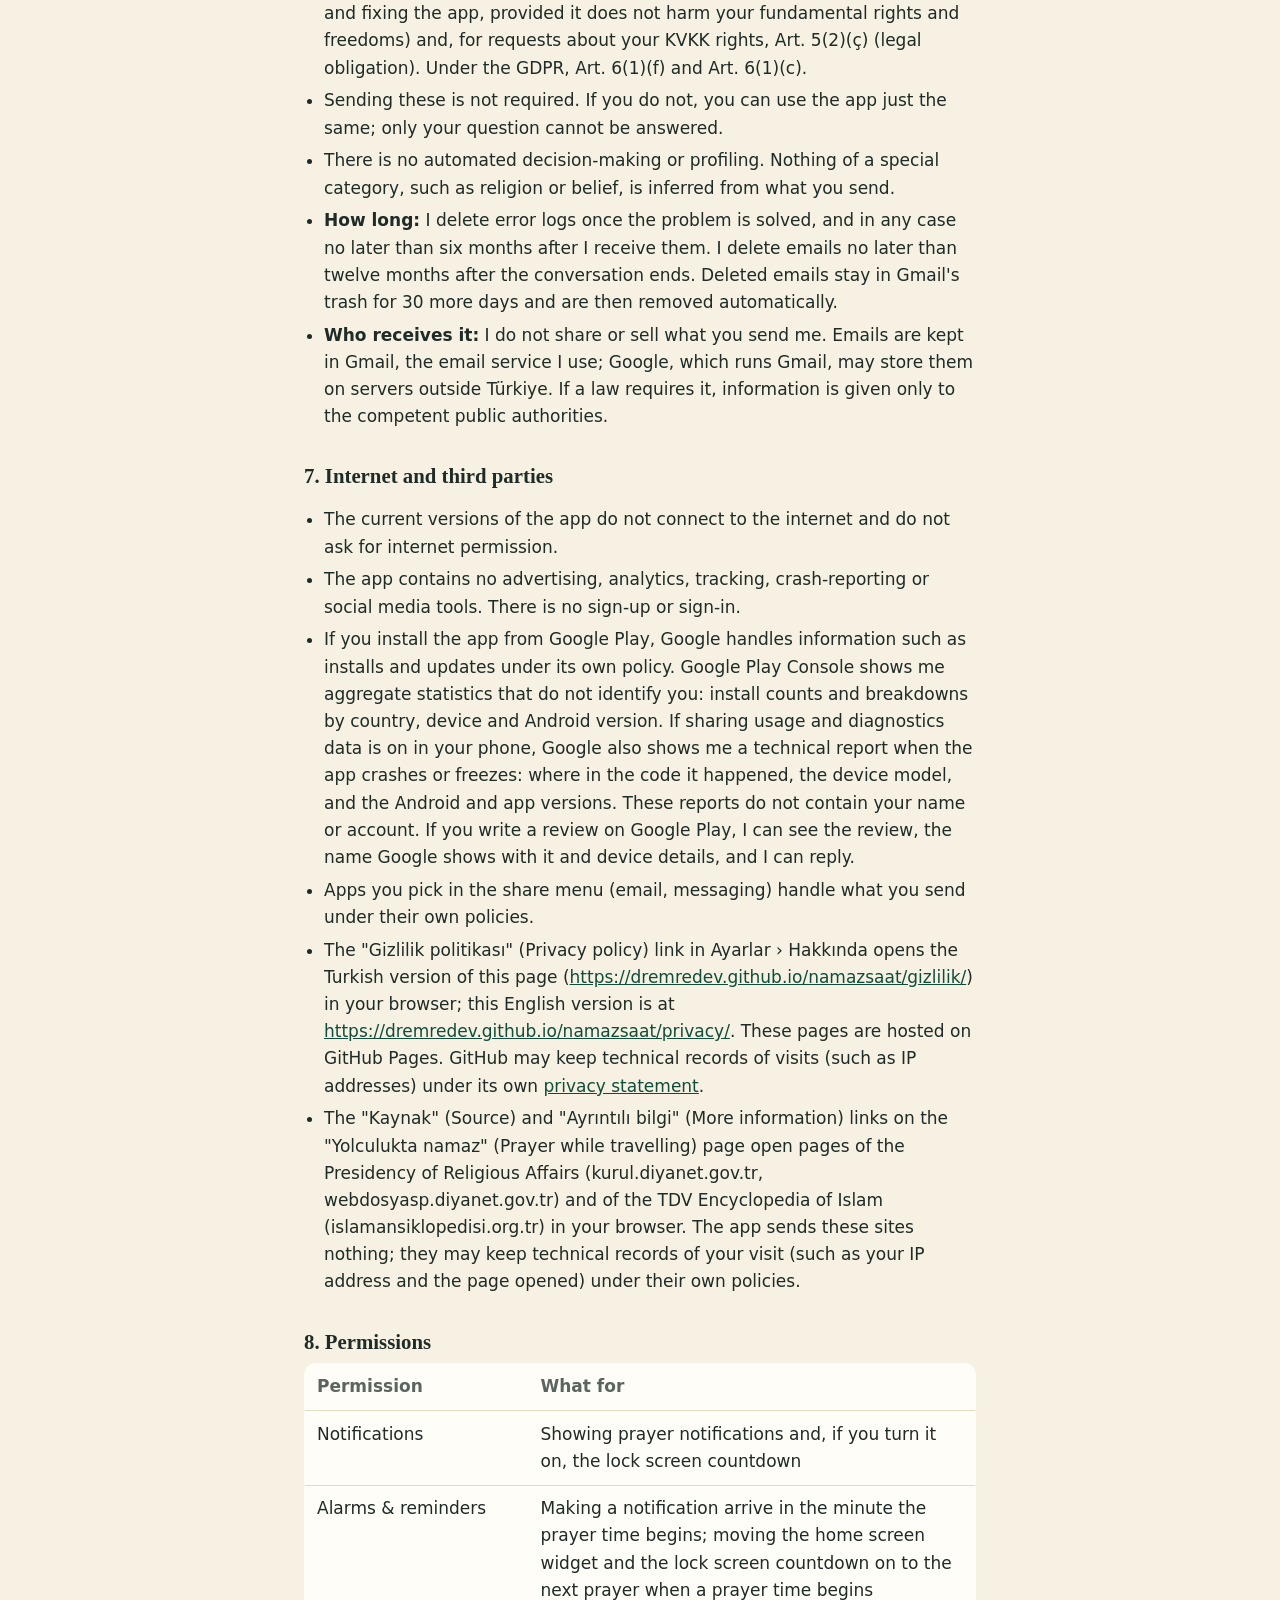
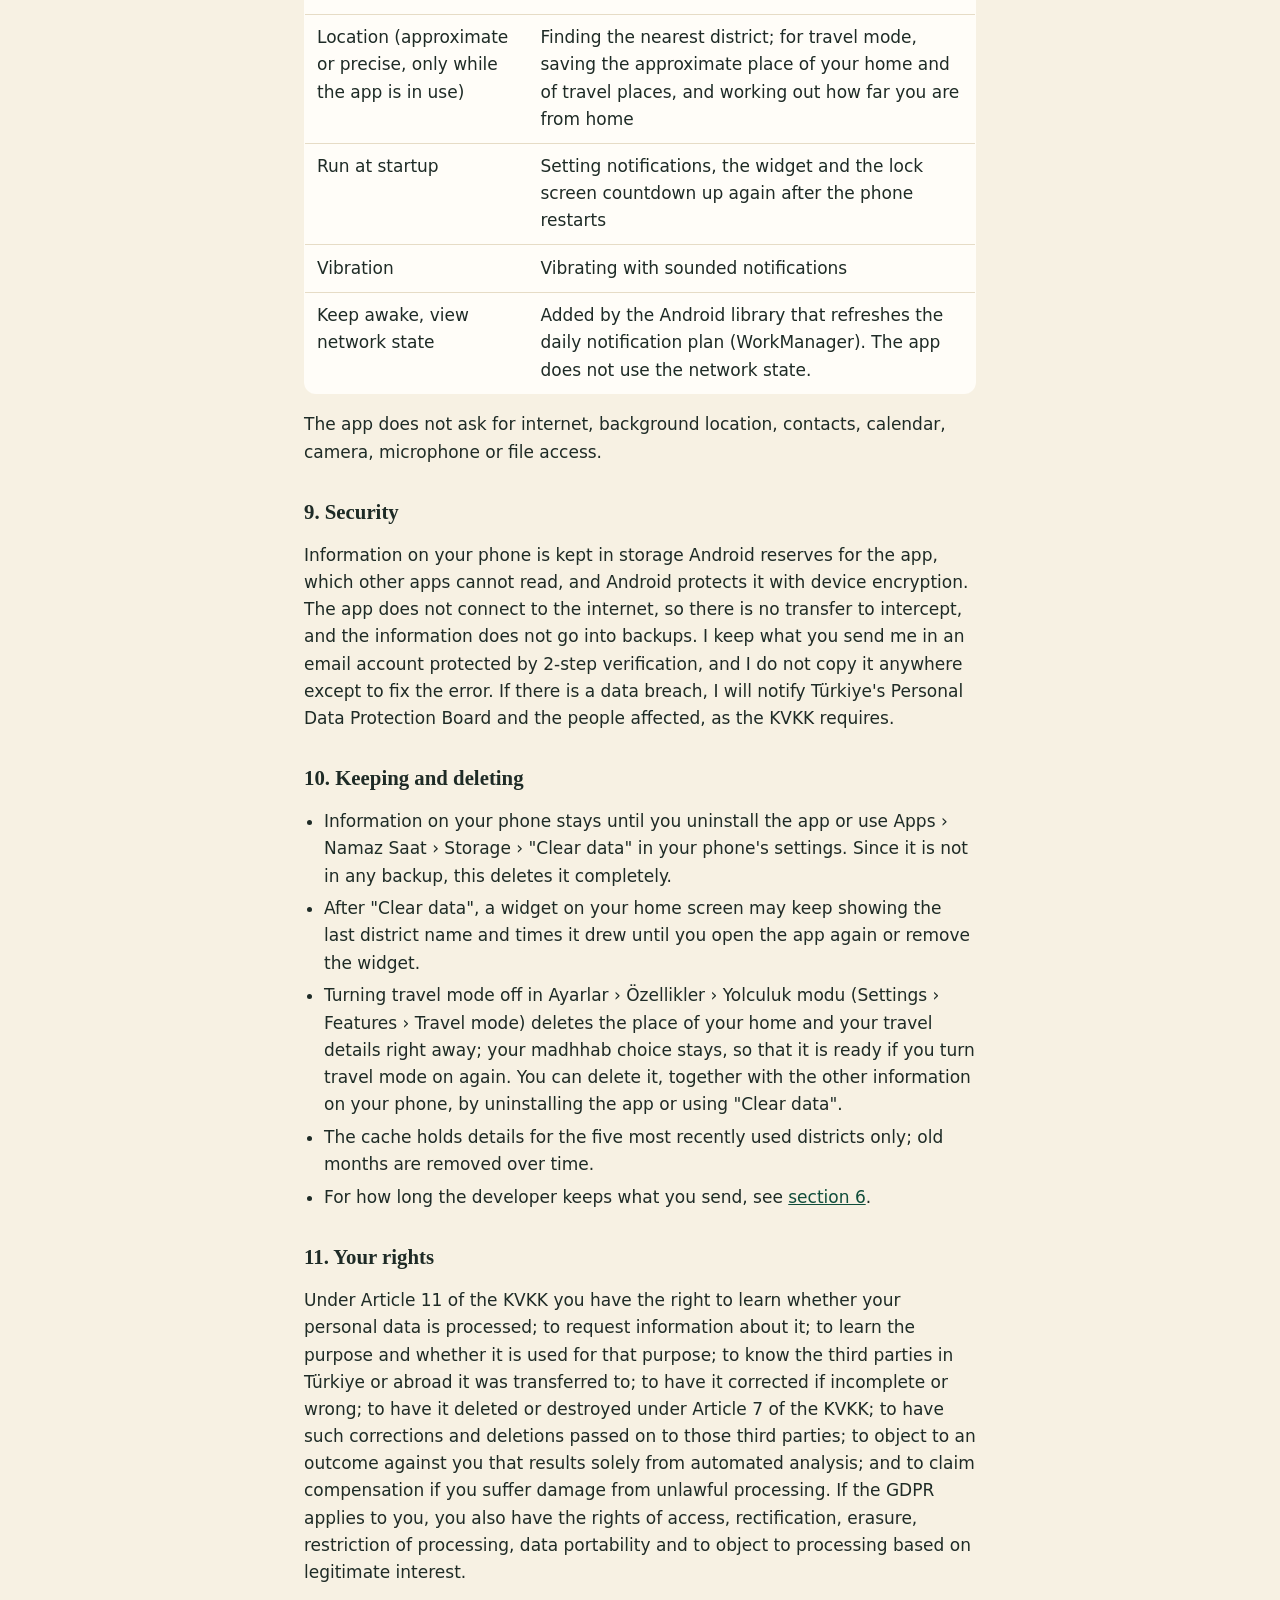
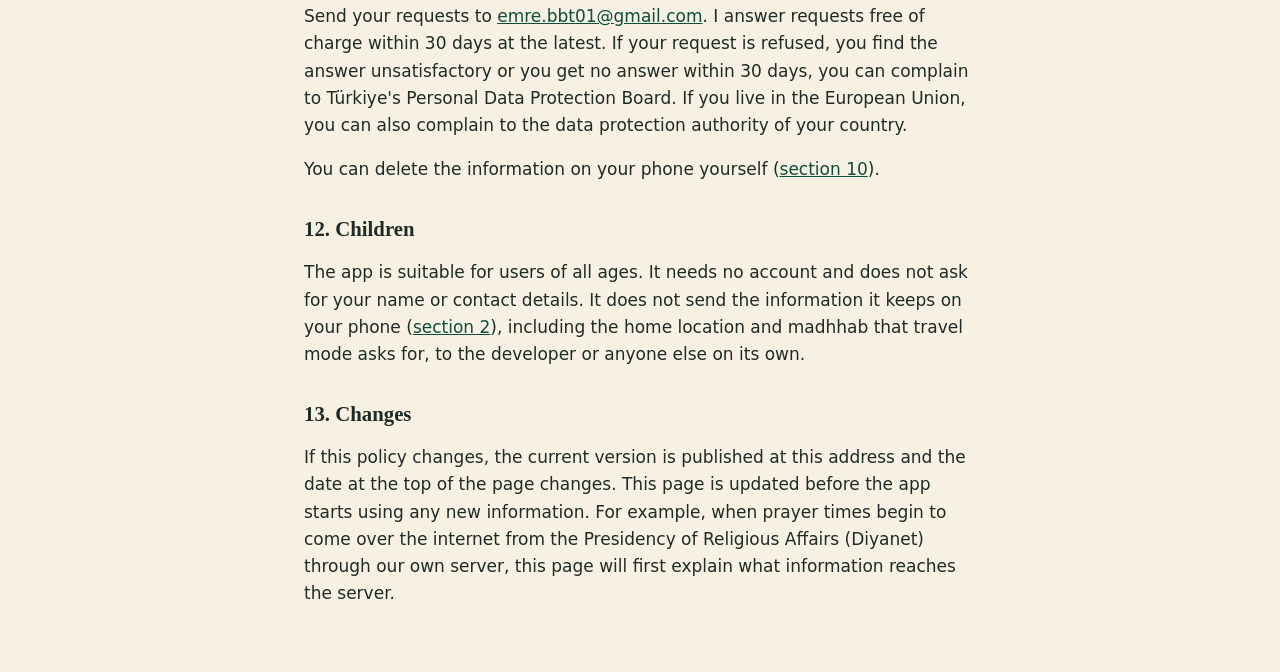
<file: namazsaat/privacy/index.html>
<!doctype html>
<html lang="en">
<head>
<meta charset="utf-8">
<meta name="viewport" content="width=device-width, initial-scale=1">
<title>Namaz Saat · Privacy policy</title>
<meta name="description" content="What information the Namaz Saat app uses, where it keeps it and who it shares it with.">
<link rel="alternate" hreflang="tr" href="../gizlilik/">
<link rel="stylesheet" href="../policy.css">
</head>
<body>
<main>
<p class="lang"><a href="../gizlilik/" hreflang="tr" lang="tr">Türkçe</a></p>

<h1>Namaz Saat · Privacy policy</h1>
<p class="updated">Last updated: 27 October 2026</p>

<p>Namaz Saat is an Android app that shows prayer times and notifies you when a prayer time begins. This page is the privacy notice under Türkiye's Personal Data Protection Law No. 6698 (KVKK) and the European Union's General Data Protection Regulation (GDPR): it explains what information the app uses, where it keeps it and who it shares it with. The Turkish version is the original; if the two differ, the Turkish version applies.</p>

<section class="summary" aria-labelledby="summary">
<h2 id="summary">In short</h2>
<ul>
<li>No ads. No analytics, tracking or advertising tools.</li>
<li>No account. The app never asks for your name, email or phone number.</li>
<li>The current versions of the app do not connect to the internet and send nothing on their own.</li>
<li>Your location is used only on your phone: to find the nearest district and, if you turn on travel mode, to notice that you are away from home. The app sends it nowhere.</li>
<li>The app's information is left out of Android's backup to your Google account and out of transfers to a new phone.</li>
<li>The error log stays on your phone. It reaches the developer only if you share it.</li>
</ul>
</section>

<h2 id="controller">1. Data controller and contact</h2>
<p>For the KVKK and the GDPR, the data controller is <strong>Emre Türkmenoğlu</strong> (Türkiye), who develops the app.<br>
Questions and requests about your personal data: <a href="mailto:emre.bbt01@gmail.com">emre.bbt01@gmail.com</a></p>

<h2 id="on-phone">2. Information kept on your phone</h2>
<p>The app keeps the following only on your phone, in storage Android reserves for the app that other apps cannot read:</p>
<ul>
<li>The selected district and up to five recently used districts (the selected one included). Districts chosen by automatic location are added too, so while automatic location is on, the list can show districts you were recently in.</li>
<li>Whether automatic location is on, and when the location was last read. The location itself is not kept; if you turn on travel mode, the approximate places that are kept are listed in the last item of this list.</li>
<li>Your notification settings for each prayer (sound, reminder in advance) and the notifications planned for the next seven days. The title of a prayer-time notification includes the district name.</li>
<li>Your theme choice, and which step of the first launch you reached.</li>
<li>The prayer time schedule prepared for the home screen widget and the lock screen countdown: the name of the selected district and the times kept on the phone. It is prepared even if you do not use the widget, so that a widget works as soon as you add it. It is kept for the selected district only and is deleted with the app. Whether the lock screen countdown is on is kept too.</li>
<li>For those five districts only, a cache of prayer times and district details: the district's name, province, time zone, the coordinates of the district centre and when it was saved. When a district drops off the list, its details are deleted; old months are removed over time too.</li>
<li>The error log (<a href="#error-log">section 5</a>).</li>
<li>If you turn on travel mode: the approximate place of your home (coordinates rounded to about 1 km); your travel status (at home, away from home, not a traveller, traveller (seferî) or resident where you went) and your answers to its cards; the approximate places where you last stopped during a trip, where you last answered or closed the "Burada kaç gün kalacaksın?" (How many days will you stay here?) card and where you became resident, and when the first two were first seen; when the location was last read and roughly how many km from home you were then; and your madhhab choice. The travel places are deleted when you come home. Turning travel mode off deletes your home and travel details; your madhhab choice stays. Your madhhab choice is used only to show travel mode's cards, your travel status and the "Yolculukta namaz" (Prayer while travelling) page according to your madhhab; it does not change prayer times. It is information about religious belief; it is kept only on your phone, never written to the error log, never sent and never reaches the developer.</li>
</ul>
<p>The app does not send any of this to the developer or anyone else on its own; the error log leaves your phone only if you share it. Because prayer times and notification settings can hint at your religious practice, the app also keeps this information out of Android's backup to your Google account and out of transfers to a new phone. That is why on a new phone you pick your district again.</p>

<h2 id="location">3. Location</h2>
<ul>
<li>The app reads your location in four cases: when you tap "Konumumu kullan" (Use my location) while picking a district, when you tap "Şu an evdeyim, konumumu kullan" (I am home now, use my location) while choosing your home (once, for your home), while automatic location is on, and while travel mode is on.</li>
<li>Picking your district with "Konumumu kullan" turns automatic location on. Turning on Ayarlar › Konum › Otomatik konum (Settings › Location › Automatic location) also reads the location once right away.</li>
<li>While automatic location is on, each time the app opens or comes back to the front, it reads the location again if at least half an hour has passed since the last read, and switches to a closer district if you are in one.</li>
<li>While travel mode is on, each time the app opens or comes back to the front, it uses a location read in the last five minutes if there is one; otherwise it reads the location again if at least half an hour has passed since the last try. If automatic location is also on, both use the same reading. The location is used only on the phone, to work out how far you are from home and from the travel places listed in section 2, and to record those places approximately.</li>
<li>Location is read only while the app is in use. It is never read in the background, and background location permission is never requested.</li>
<li>Approximate location is enough. On Android 12 and later you can choose "Approximate" in the permission dialog.</li>
<li>The coordinates of your location are not stored as read, not written to the error log, and not sent anywhere by the app. Only these are kept from it: the selected district, up to five recently used districts and when the location was last read; if you turn on travel mode, also the coordinates of your home and of the travel places listed in section 2, rounded to about 1 km, when the place where you last stopped and the place where you last answered or closed the "Burada kaç gün kalacaksın?" card were first seen, your travel status, and roughly how many km from home you were at the last reading. The rounded places are not written to the error log or sent anywhere by the app either.</li>
<li>The location comes from your phone's location services. If your phone has Google Play services, the location may come through them. Google runs that service under its own <a href="https://policies.google.com/privacy">privacy policy</a>.</li>
<li>You can turn automatic location off in Ayarlar › Konum › Otomatik konum. Picking a district by hand also turns it off. You can withdraw the location permission at any time in your phone's settings.</li>
<li>While the Kıble screen is open, the app reads the phone's compass and motion sensors; the readings are neither stored nor sent anywhere. The qibla direction is calculated on the phone from the coordinates of the district you chose.</li>
</ul>

<h2 id="notifications">4. Notifications</h2>
<ul>
<li>Prayer notifications are planned and shown on your phone. They do not come from any server.</li>
<li>When the phone restarts or the app is updated, the notifications are set up again. Once a day the app refreshes the notification plan in the background. Nothing is sent while it does.</li>
<li>The title of a prayer-time notification includes the district name. You can choose whether notifications show on the lock screen in your phone's notification settings.</li>
<li>If you turn on "Kilit ekranında geri sayım" (Lock screen countdown) in Ayarlar, the time left until the next prayer is shown in the notification area and on the lock screen, without the district name. Your phone's "hide sensitive content" setting does not hide this notification; if you chose to show no notifications, or only icons, on the lock screen, the time left is not shown there. The countdown is off by default.</li>
<li>A widget you place on the home screen shows the selected district name and the prayer times. Nothing is sent for the widget.</li>
</ul>

<h2 id="error-log">5. Error log</h2>
<ul>
<li>If something unexpected goes wrong in the app, the time, type and message of the error, and where in the code it happened, are written to a log on your phone. The log is limited to about 64 KB; when it is full, the oldest errors are removed.</li>
<li>Before anything is written, numbers with decimals, such as location coordinates, are removed. An error message may contain details such as a district ID.</li>
<li>The app never sends the log anywhere on its own, and it has no crash-reporting tool. The log is not included in Android's backup either.</li>
<li>If you tap "Hata kaydını gönder" (Send error log) in Ayarlar › Hakkında (Settings › About), or the same button on the error screen, Android's share menu opens. You choose who receives the log and with which app. The shared file also contains the app's version.</li>
</ul>

<h2 id="developer">6. Information the developer handles</h2>
<ul>
<li><strong>What:</strong> The developer handles only the emails you send me and their attachments (your email address, the name shown in the email, what you write and, if you send it, the error log), and what Google Play Console shows me (<a href="#third-parties">section 7</a>). These are collected electronically when you email me or write a review on Google Play.</li>
<li><strong>Purpose:</strong> To answer your questions and requests, find and fix errors, and improve the app.</li>
<li><strong>Legal basis:</strong> KVKK Art. 5(2)(f) (my legitimate interest in solving problems and fixing the app, provided it does not harm your fundamental rights and freedoms) and, for requests about your KVKK rights, Art. 5(2)(ç) (legal obligation). Under the GDPR, Art. 6(1)(f) and Art. 6(1)(c).</li>
<li>Sending these is not required. If you do not, you can use the app just the same; only your question cannot be answered.</li>
<li>There is no automated decision-making or profiling. Nothing of a special category, such as religion or belief, is inferred from what you send.</li>
<li><strong>How long:</strong> I delete error logs once the problem is solved, and in any case no later than six months after I receive them. I delete emails no later than twelve months after the conversation ends. Deleted emails stay in Gmail's trash for 30 more days and are then removed automatically.</li>
<li><strong>Who receives it:</strong> I do not share or sell what you send me. Emails are kept in Gmail, the email service I use; Google, which runs Gmail, may store them on servers outside Türkiye. If a law requires it, information is given only to the competent public authorities.</li>
</ul>

<h2 id="third-parties">7. Internet and third parties</h2>
<ul>
<li>The current versions of the app do not connect to the internet and do not ask for internet permission.</li>
<li>The app contains no advertising, analytics, tracking, crash-reporting or social media tools. There is no sign-up or sign-in.</li>
<li>If you install the app from Google Play, Google handles information such as installs and updates under its own policy. Google Play Console shows me aggregate statistics that do not identify you: install counts and breakdowns by country, device and Android version. If sharing usage and diagnostics data is on in your phone, Google also shows me a technical report when the app crashes or freezes: where in the code it happened, the device model, and the Android and app versions. These reports do not contain your name or account. If you write a review on Google Play, I can see the review, the name Google shows with it and device details, and I can reply.</li>
<li>Apps you pick in the share menu (email, messaging) handle what you send under their own policies.</li>
<li>The "Gizlilik politikası" (Privacy policy) link in Ayarlar › Hakkında opens the Turkish version of this page (<a href="https://dremredev.github.io/namazsaat/gizlilik/">https://dremredev.github.io/namazsaat/gizlilik/</a>) in your browser; this English version is at <a href="https://dremredev.github.io/namazsaat/privacy/">https://dremredev.github.io/namazsaat/privacy/</a>. These pages are hosted on GitHub Pages. GitHub may keep technical records of visits (such as IP addresses) under its own <a href="https://docs.github.com/site-policy/privacy-policies/github-general-privacy-statement">privacy statement</a>.</li>
<li>The "Kaynak" (Source) and "Ayrıntılı bilgi" (More information) links on the "Yolculukta namaz" (Prayer while travelling) page open pages of the Presidency of Religious Affairs (kurul.diyanet.gov.tr, webdosyasp.diyanet.gov.tr) and of the TDV Encyclopedia of Islam (islamansiklopedisi.org.tr) in your browser. The app sends these sites nothing; they may keep technical records of your visit (such as your IP address and the page opened) under their own policies.</li>
</ul>

<h2 id="permissions">8. Permissions</h2>
<table>
<thead><tr><th scope="col">Permission</th><th scope="col">What for</th></tr></thead>
<tbody>
<tr><td>Notifications</td><td>Showing prayer notifications and, if you turn it on, the lock screen countdown</td></tr>
<tr><td>Alarms &amp; reminders</td><td>Making a notification arrive in the minute the prayer time begins; moving the home screen widget and the lock screen countdown on to the next prayer when a prayer time begins</td></tr>
<tr><td>Location (approximate or precise, only while the app is in use)</td><td>Finding the nearest district; for travel mode, saving the approximate place of your home and of travel places, and working out how far you are from home</td></tr>
<tr><td>Run at startup</td><td>Setting notifications, the widget and the lock screen countdown up again after the phone restarts</td></tr>
<tr><td>Vibration</td><td>Vibrating with sounded notifications</td></tr>
<tr><td>Keep awake, view network state</td><td>Added by the Android library that refreshes the daily notification plan (WorkManager). The app does not use the network state.</td></tr>
</tbody>
</table>
<p>The app does not ask for internet, background location, contacts, calendar, camera, microphone or file access.</p>

<h2 id="security">9. Security</h2>
<p>Information on your phone is kept in storage Android reserves for the app, which other apps cannot read, and Android protects it with device encryption. The app does not connect to the internet, so there is no transfer to intercept, and the information does not go into backups. I keep what you send me in an email account protected by 2-step verification, and I do not copy it anywhere except to fix the error. If there is a data breach, I will notify Türkiye's Personal Data Protection Board and the people affected, as the KVKK requires.</p>

<h2 id="retention">10. Keeping and deleting</h2>
<ul>
<li>Information on your phone stays until you uninstall the app or use Apps › Namaz Saat › Storage › "Clear data" in your phone's settings. Since it is not in any backup, this deletes it completely.</li>
<li>After "Clear data", a widget on your home screen may keep showing the last district name and times it drew until you open the app again or remove the widget.</li>
<li>Turning travel mode off in Ayarlar › Özellikler › Yolculuk modu (Settings › Features › Travel mode) deletes the place of your home and your travel details right away; your madhhab choice stays, so that it is ready if you turn travel mode on again. You can delete it, together with the other information on your phone, by uninstalling the app or using "Clear data".</li>
<li>The cache holds details for the five most recently used districts only; old months are removed over time.</li>
<li>For how long the developer keeps what you send, see <a href="#developer">section 6</a>.</li>
</ul>

<h2 id="rights">11. Your rights</h2>
<p>Under Article 11 of the KVKK you have the right to learn whether your personal data is processed; to request information about it; to learn the purpose and whether it is used for that purpose; to know the third parties in Türkiye or abroad it was transferred to; to have it corrected if incomplete or wrong; to have it deleted or destroyed under Article 7 of the KVKK; to have such corrections and deletions passed on to those third parties; to object to an outcome against you that results solely from automated analysis; and to claim compensation if you suffer damage from unlawful processing. If the GDPR applies to you, you also have the rights of access, rectification, erasure, restriction of processing, data portability and to object to processing based on legitimate interest.</p>
<p>Send your requests to <a href="mailto:emre.bbt01@gmail.com">emre.bbt01@gmail.com</a>. I answer requests free of charge within 30 days at the latest. If your request is refused, you find the answer unsatisfactory or you get no answer within 30 days, you can complain to Türkiye's Personal Data Protection Board. If you live in the European Union, you can also complain to the data protection authority of your country.</p>
<p>You can delete the information on your phone yourself (<a href="#retention">section 10</a>).</p>

<h2 id="children">12. Children</h2>
<p>The app is suitable for users of all ages. It needs no account and does not ask for your name or contact details. It does not send the information it keeps on your phone (<a href="#on-phone">section 2</a>), including the home location and madhhab that travel mode asks for, to the developer or anyone else on its own.</p>

<h2 id="changes">13. Changes</h2>
<p>If this policy changes, the current version is published at this address and the date at the top of the page changes. This page is updated before the app starts using any new information. For example, when prayer times begin to come over the internet from the Presidency of Religious Affairs (Diyanet) through our own server, this page will first explain what information reaches the server.</p>
</main>
</body>
</html>
</file>
<file: namazsaat/policy.css>
/* Namaz Saat policy pages: the app's colors, no external resources. */
:root {
  color-scheme: light dark;
  --paper: #fffdf8;
  --ground: #f7f1e3;
  --ink: #1e2b26;
  --muted: #5a6560;
  --accent: #0f4d3a;
  --line: #e6dcc6;
  --summary: #e4efe8;
}

@media (prefers-color-scheme: dark) {
  :root {
    --paper: #121e36;
    --ground: #0b1426;
    --ink: #f2ebdd;
    --muted: #b7b2a6;
    --accent: #d9b25f;
    --line: #22314f;
    --summary: #1a2a4a;
  }
}

* { box-sizing: border-box; }

body {
  margin: 0;
  background: var(--ground);
  color: var(--ink);
  font: 17px/1.6 system-ui, -apple-system, "Segoe UI", Roboto, "Noto Sans", sans-serif;
}

main {
  max-width: 44rem;
  margin: 0 auto;
  padding: 1.5rem 1rem 3rem;
}

h1 {
  font-family: Georgia, "Noto Serif", serif;
  font-size: 1.9rem;
  line-height: 1.25;
  margin: 0.5rem 0 0.25rem;
}

h2 {
  font-family: Georgia, "Noto Serif", serif;
  font-size: 1.3rem;
  line-height: 1.3;
  margin: 2rem 0 0.5rem;
}

/* Long addresses wrap instead of widening the page on phones. */
a { color: var(--accent); overflow-wrap: anywhere; }

.updated, .lang { color: var(--muted); margin: 0; }

.lang { text-align: right; }

.summary {
  background: var(--summary);
  border-radius: 14px;
  padding: 0.25rem 1.25rem 0.75rem;
  margin: 1.25rem 0;
}

.summary h2 { margin-top: 0.75rem; }

ul { padding-left: 1.25rem; }

li { margin: 0.35rem 0; }

table {
  width: 100%;
  border-collapse: collapse;
  background: var(--paper);
  border: 1px solid var(--line);
  border-radius: 12px;
  overflow: hidden;
}

th, td {
  text-align: left;
  vertical-align: top;
  padding: 0.6rem 0.75rem;
  border-bottom: 1px solid var(--line);
}

tr:last-child td { border-bottom: 0; }

th { color: var(--muted); font-weight: 600; }
</file>
